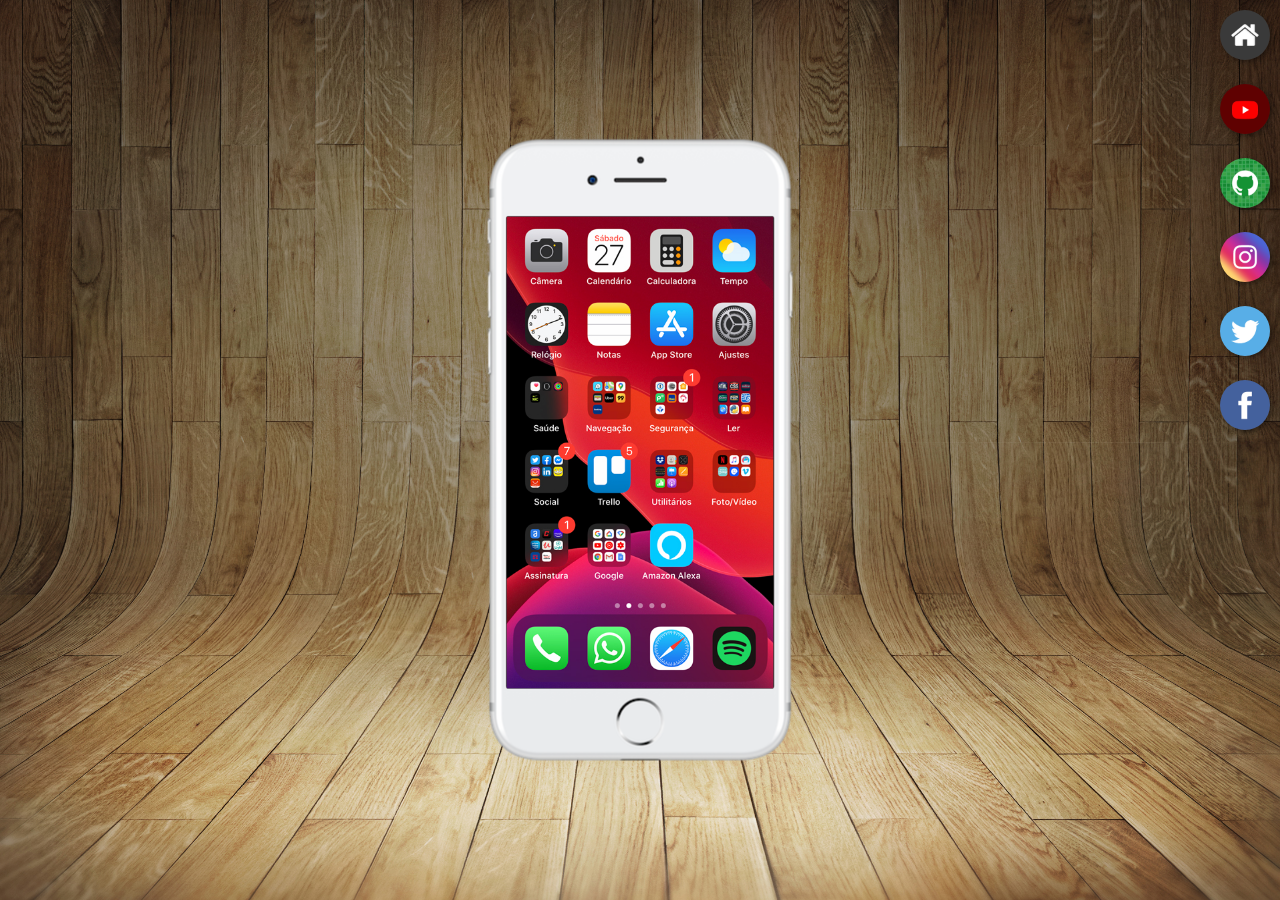
<file: index.html>
<!DOCTYPE html>
<html lang="pt-br">
<head>
    <meta charset="UTF-8">
    <meta http-equiv="X-UA-Compatible" content="IE=edge">
    <meta name="viewport" content="width=device-width, initial-scale=1.0">
    <link rel="shortcut icon" href="favicon.ico" type="image/x-icon">
    <link rel="stylesheet" href="estilos/style.css">
    <title>Projeto Redes Sociais</title>
</head>
<body>
    <main>
        <section id="telefone">
            <iframe name="tela" id="tela" src="home.html" frameborder="0">
                Seu navegador não é compatível com isso.
            </iframe>
        </section>
        <section id="redes-sociais">
            <a href="home.html" target="tela">
                <img src="imagens/logo-home.jpg" alt="Home">
            </a><br>
            <a href="youtube.html" target="tela">
                <img src="imagens/logo-youtube.jpg" alt="YouTube">
            </a><br>
            <a href="github.html" target="tela">
                <img src="imagens/logo-github.jpg" alt="GitHub">
            </a><br>
            <a href="instagram.html" target="tela">
                <img src="imagens/logo-instagram.jpg" alt="Instagram">
            </a><br>
            <a href="twitter.html" target="tela">
                <img src="imagens/logo-twitter.jpg" alt="Twitter">
            </a><br>
            <a href="facebook.html" target="tela">
                <img src="imagens/logo-facebook.jpg" alt="Facebook">
            </a><br>
        </section>
    </main>
</body>
</html>
</file>
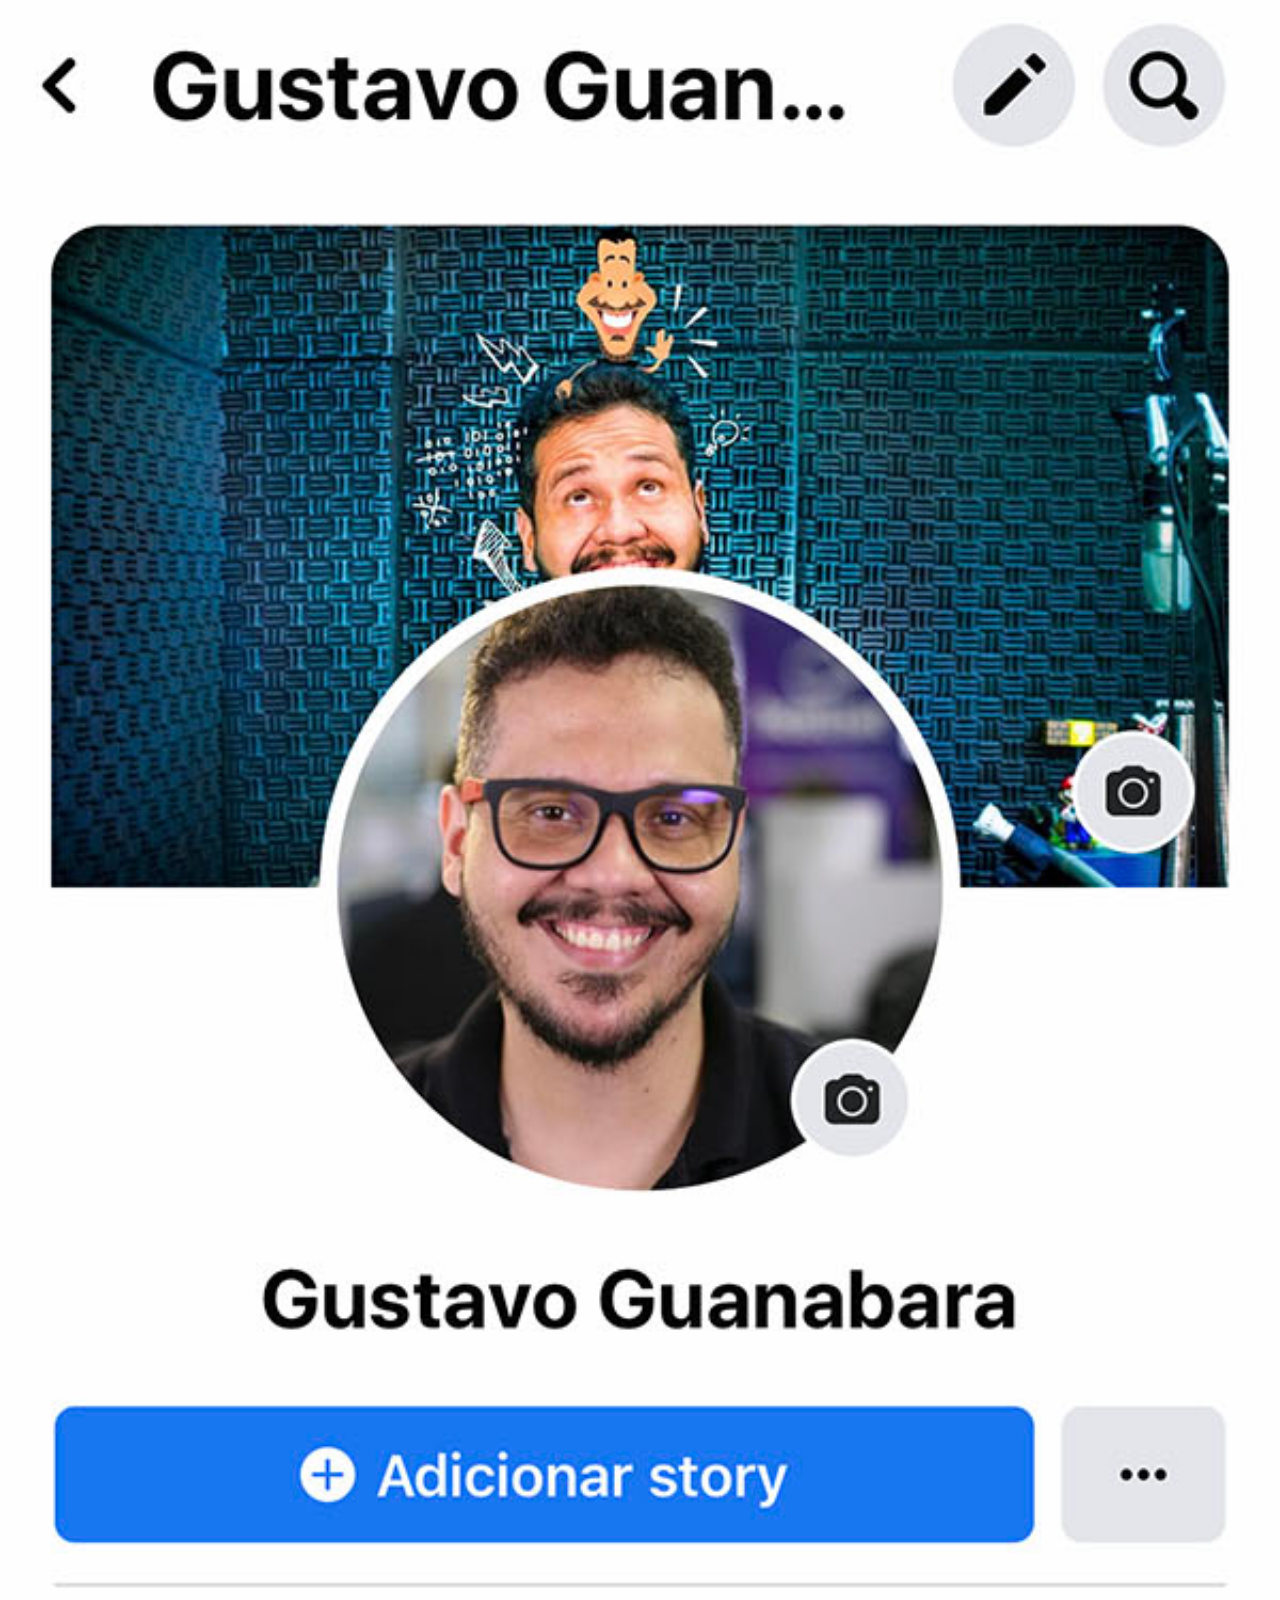
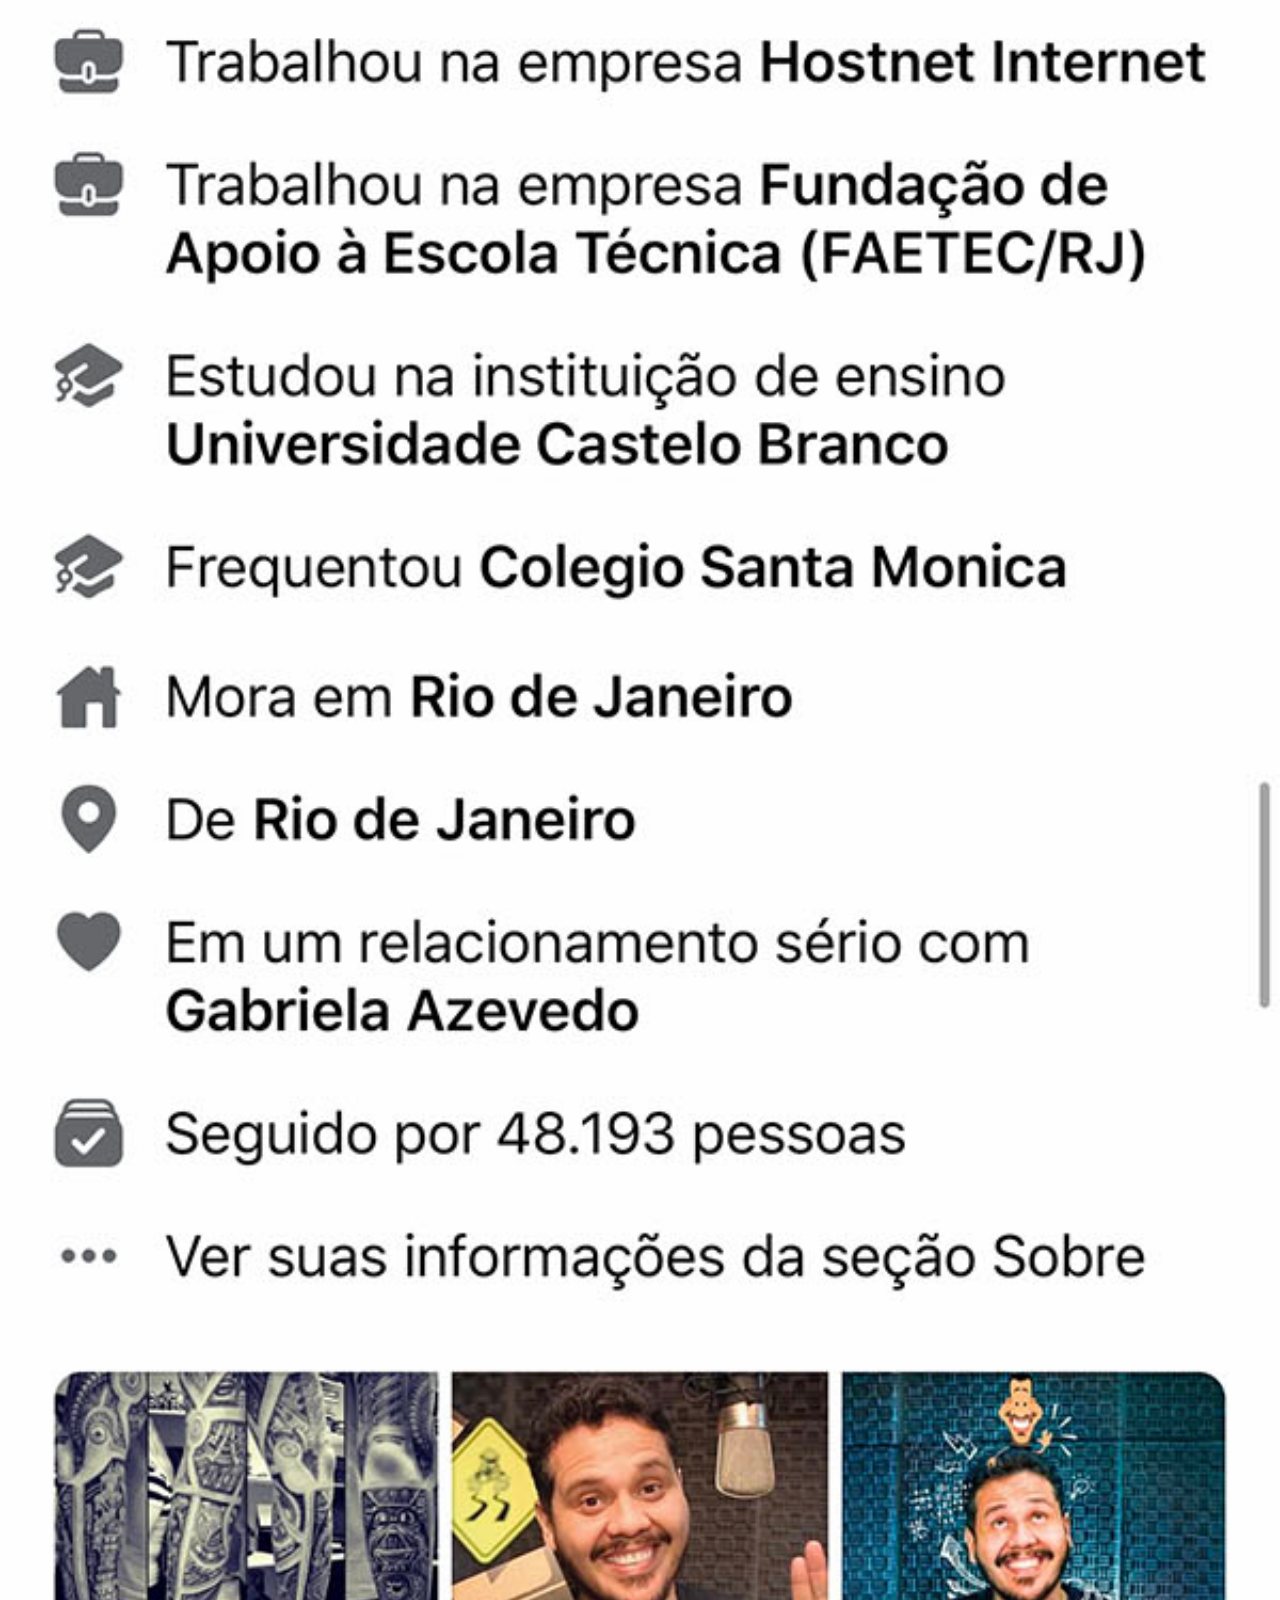
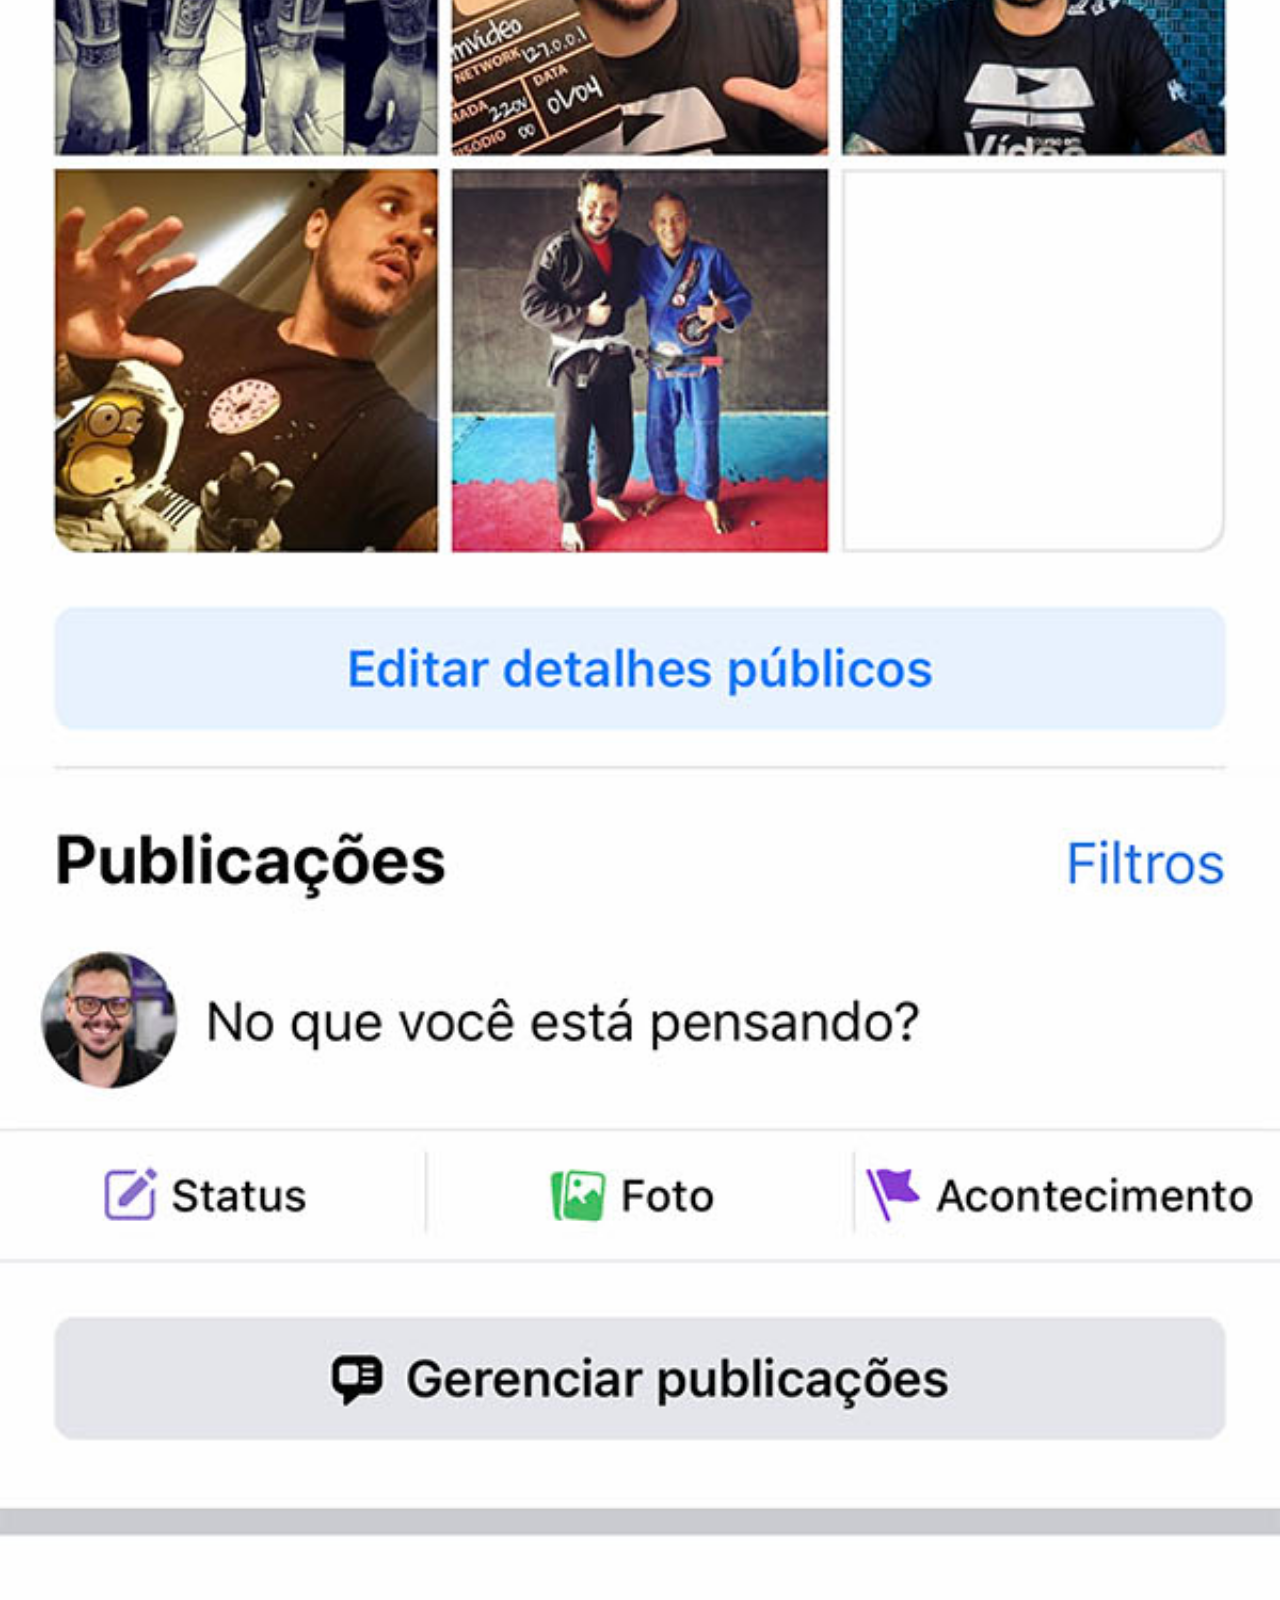
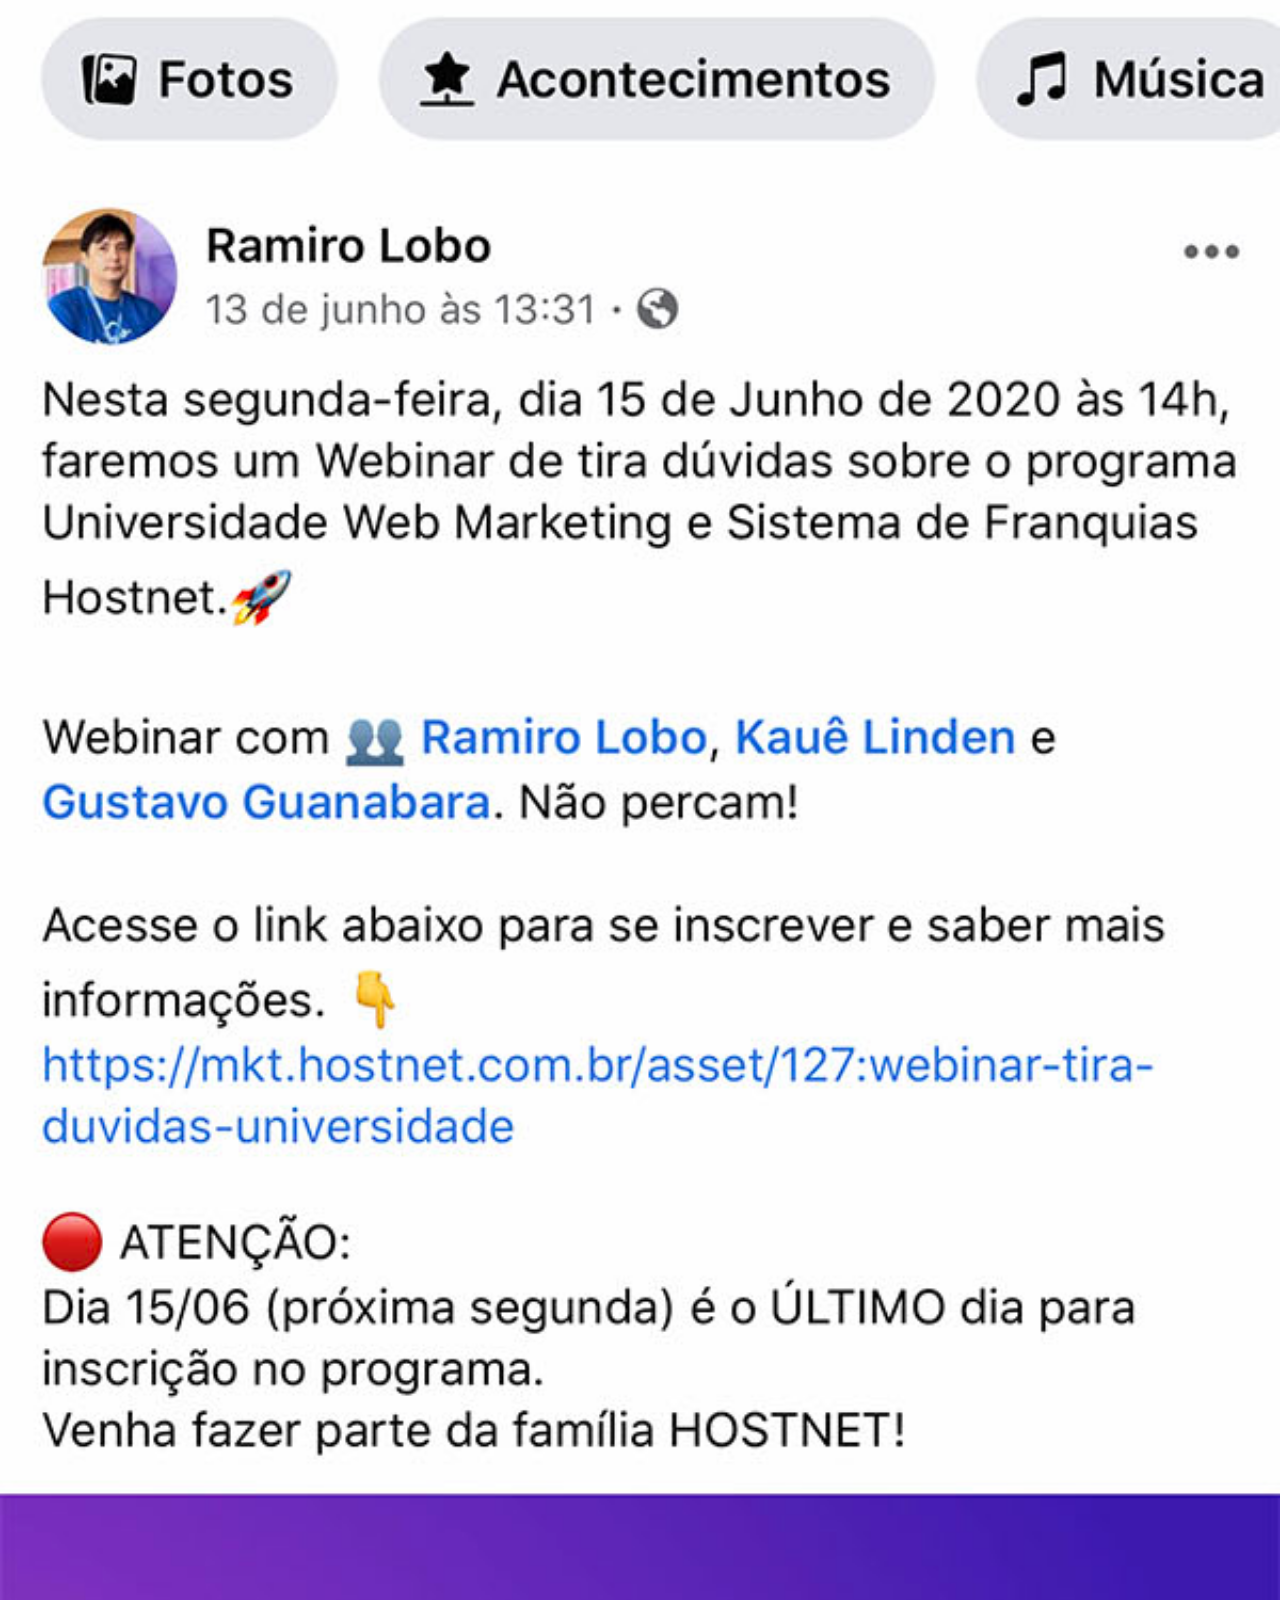
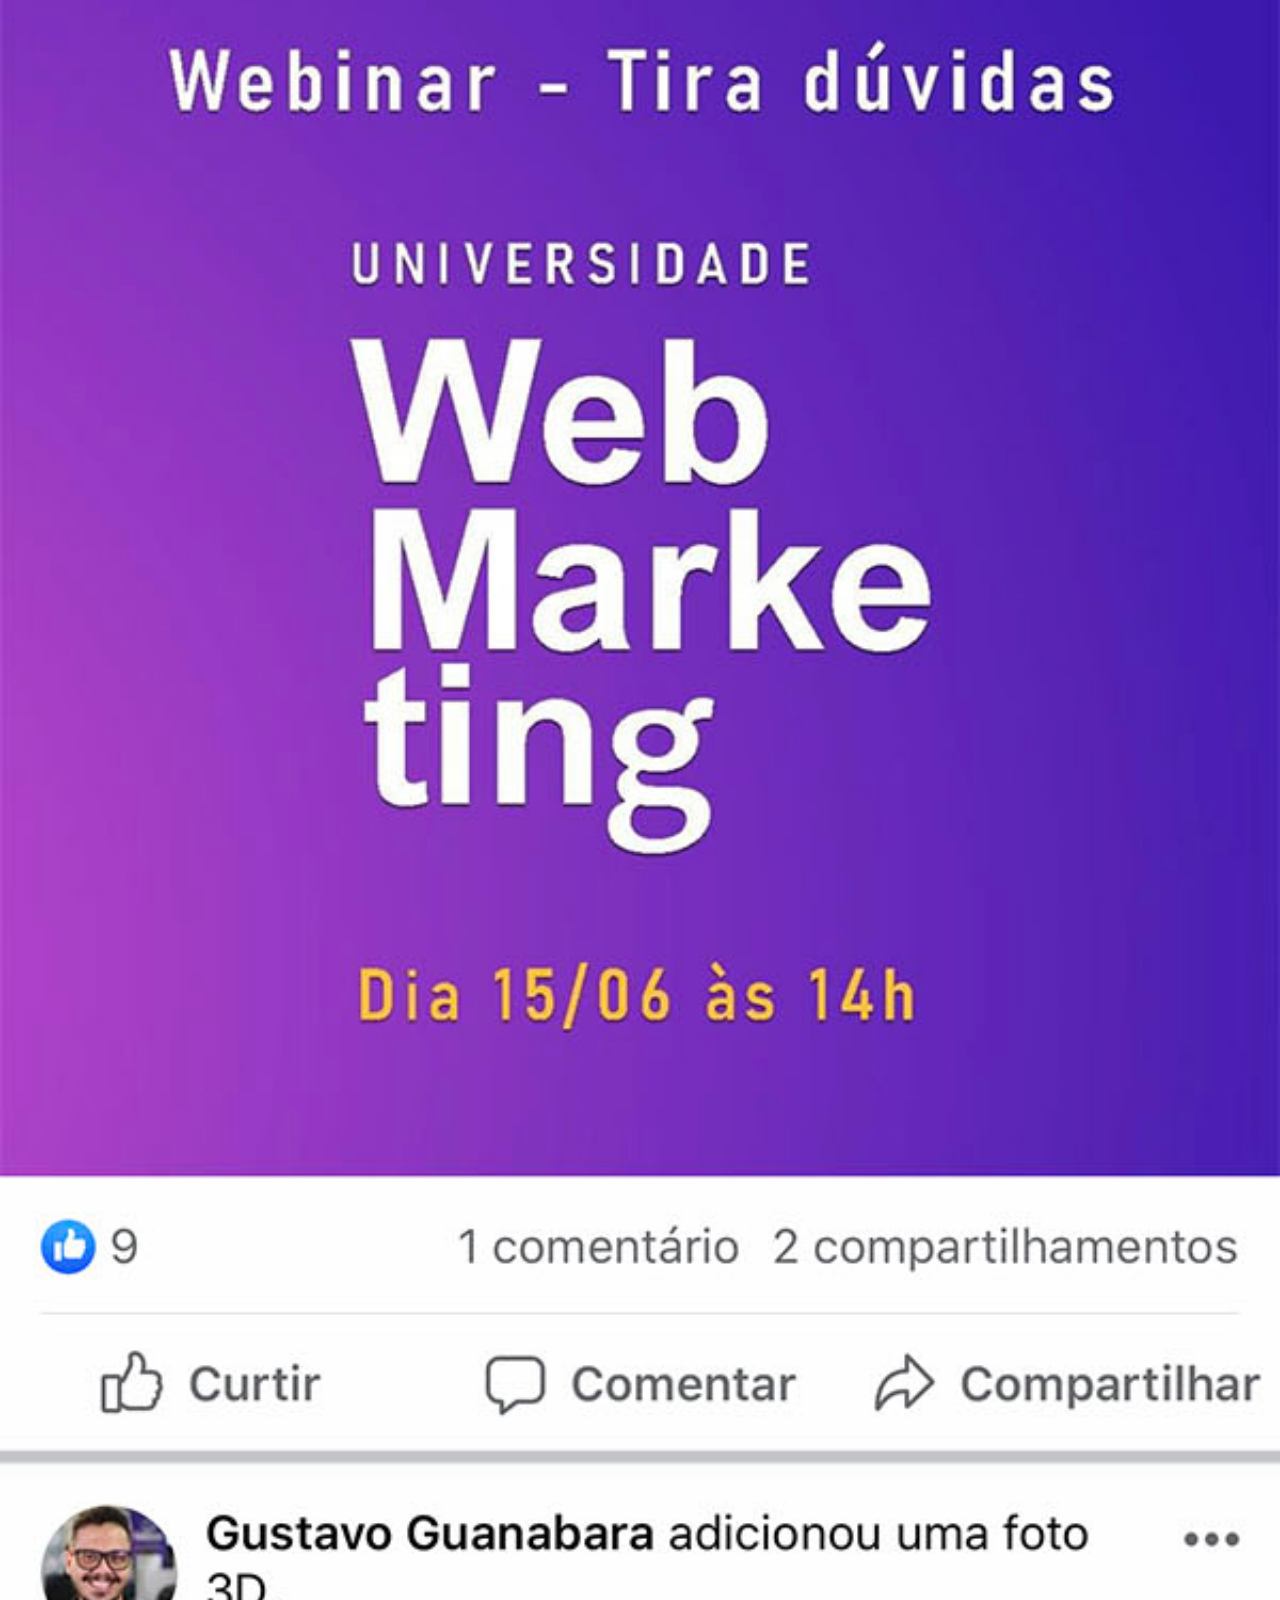
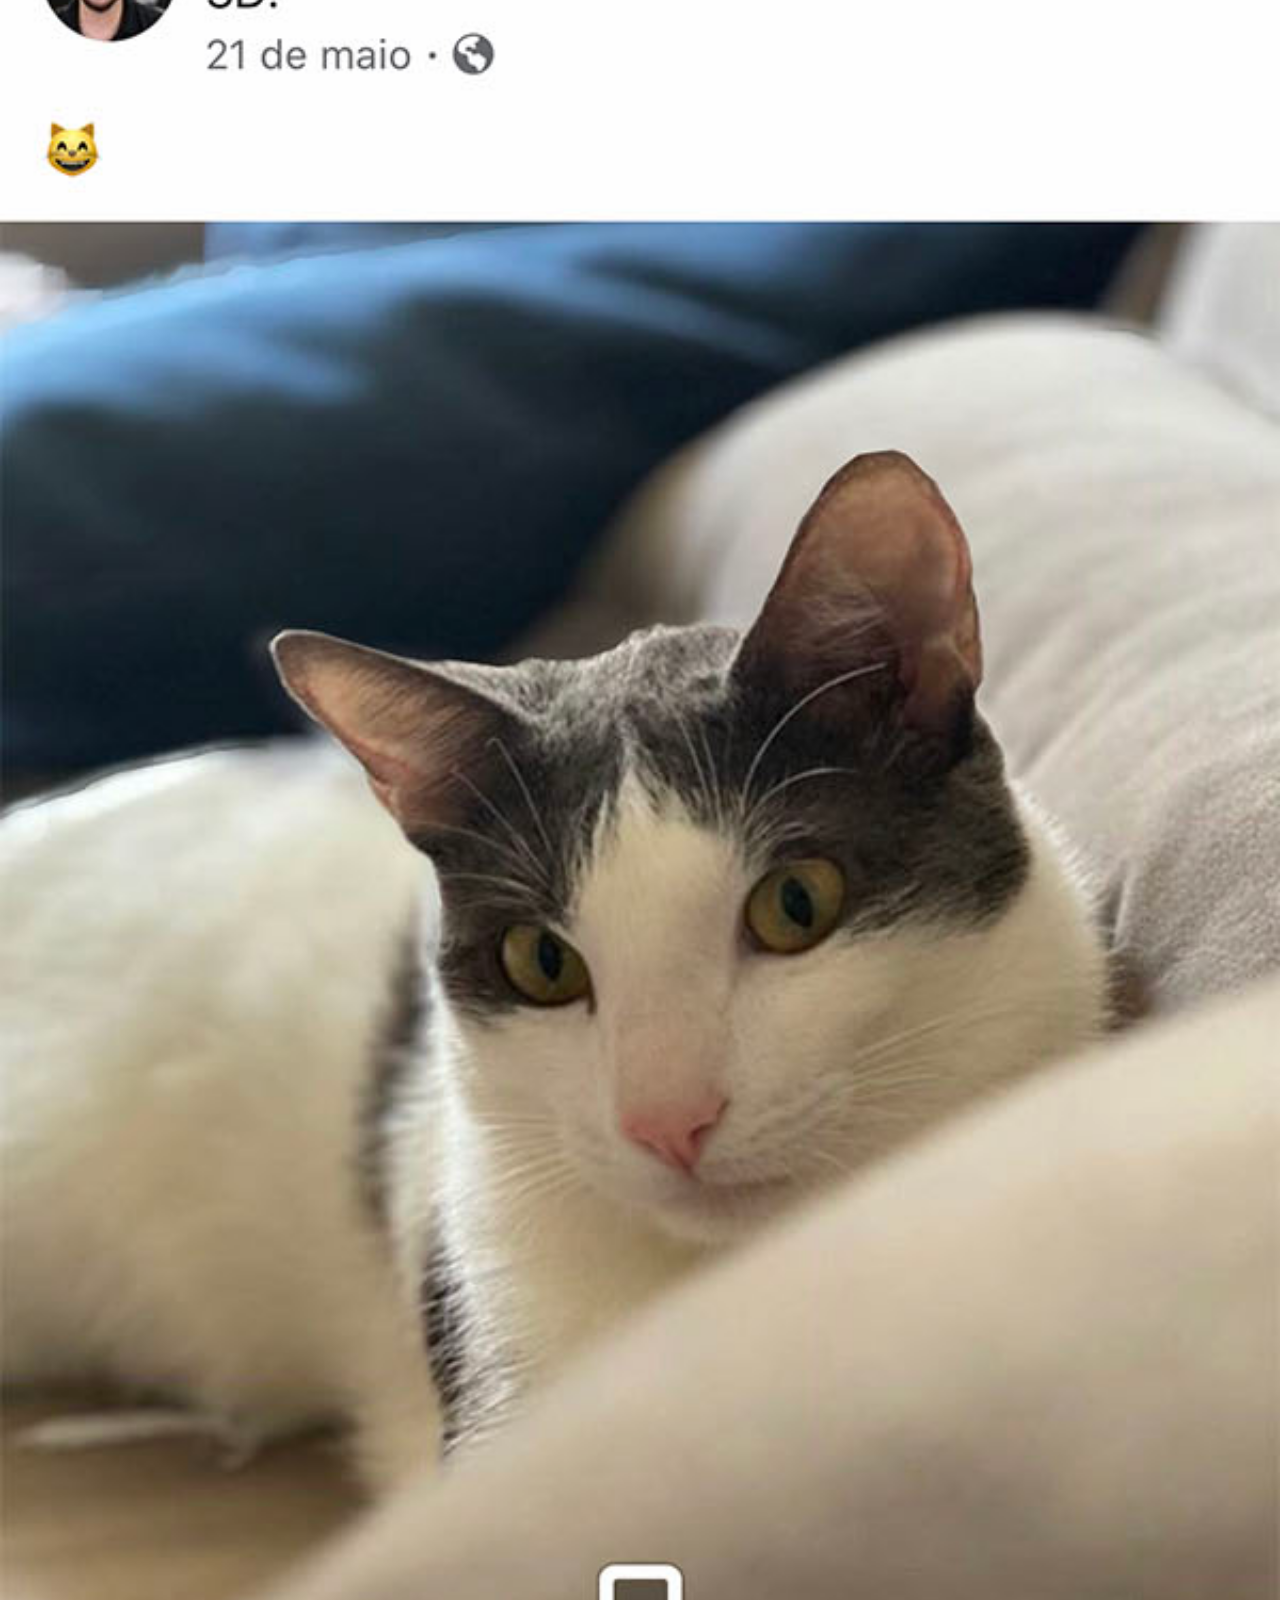
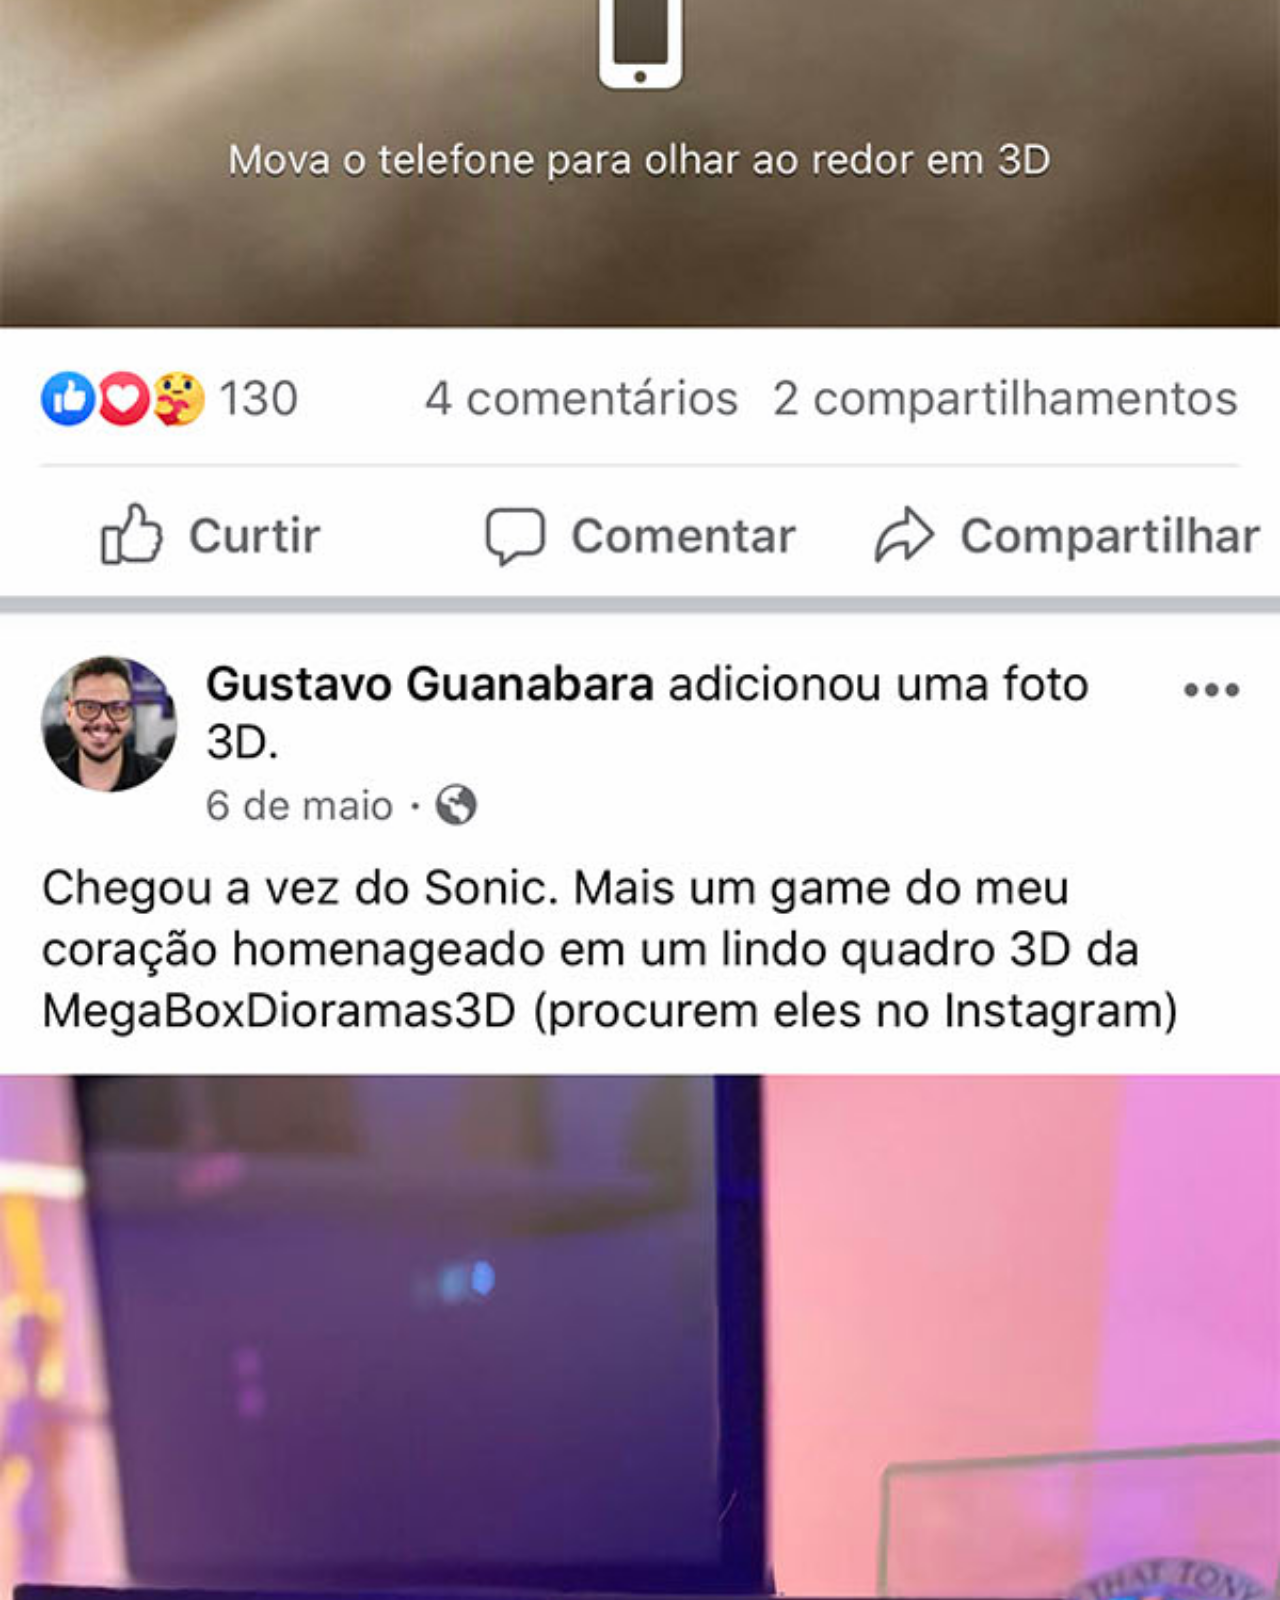
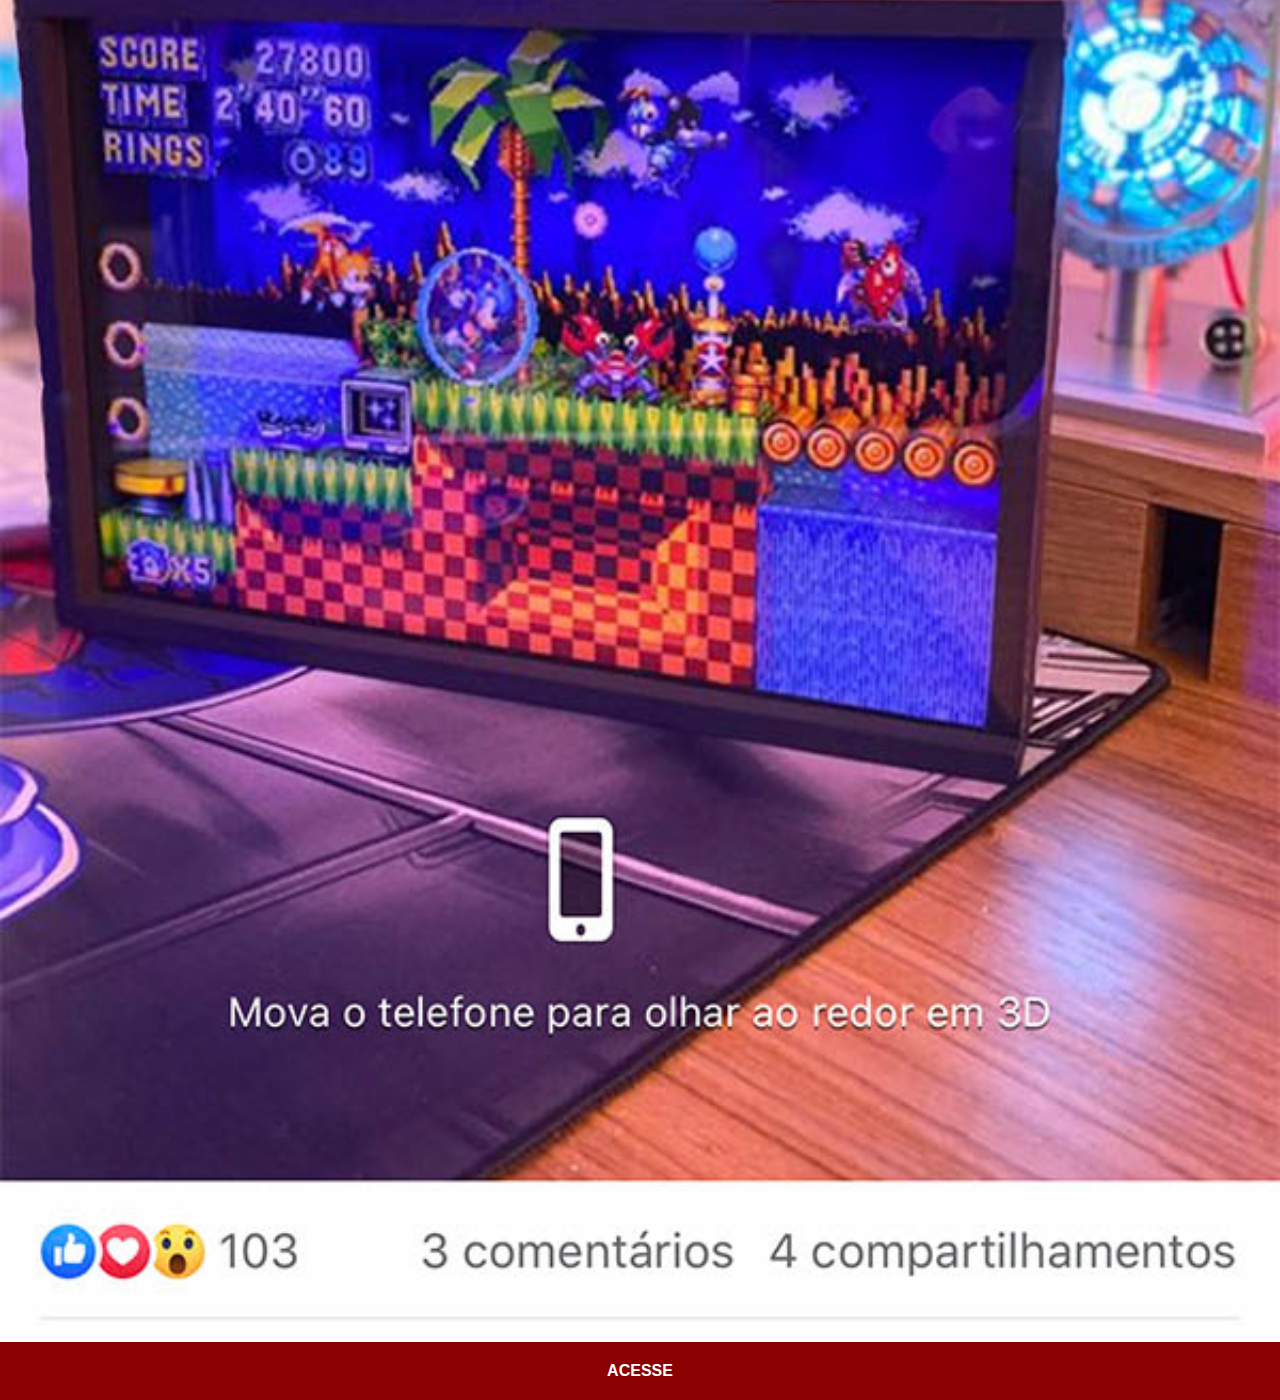
<file: facebook.html>
<!DOCTYPE html>
<html lang="pt-br">
<head>
    <meta charset="UTF-8">
    <meta http-equiv="X-UA-Compatible" content="IE=edge">
    <meta name="viewport" content="width=device-width, initial-scale=1.0">
    <link rel="stylesheet" href="estilos/social.css">
    <title>Facebook</title>
</head>
<body>
    <img src="imagens/tela-facebook.jpg" alt="Facebook">
    <a href="https://www.facebook.com/gustavoguanabara/" target="_blank">ACESSE</a>
</body>
</html>
</file>
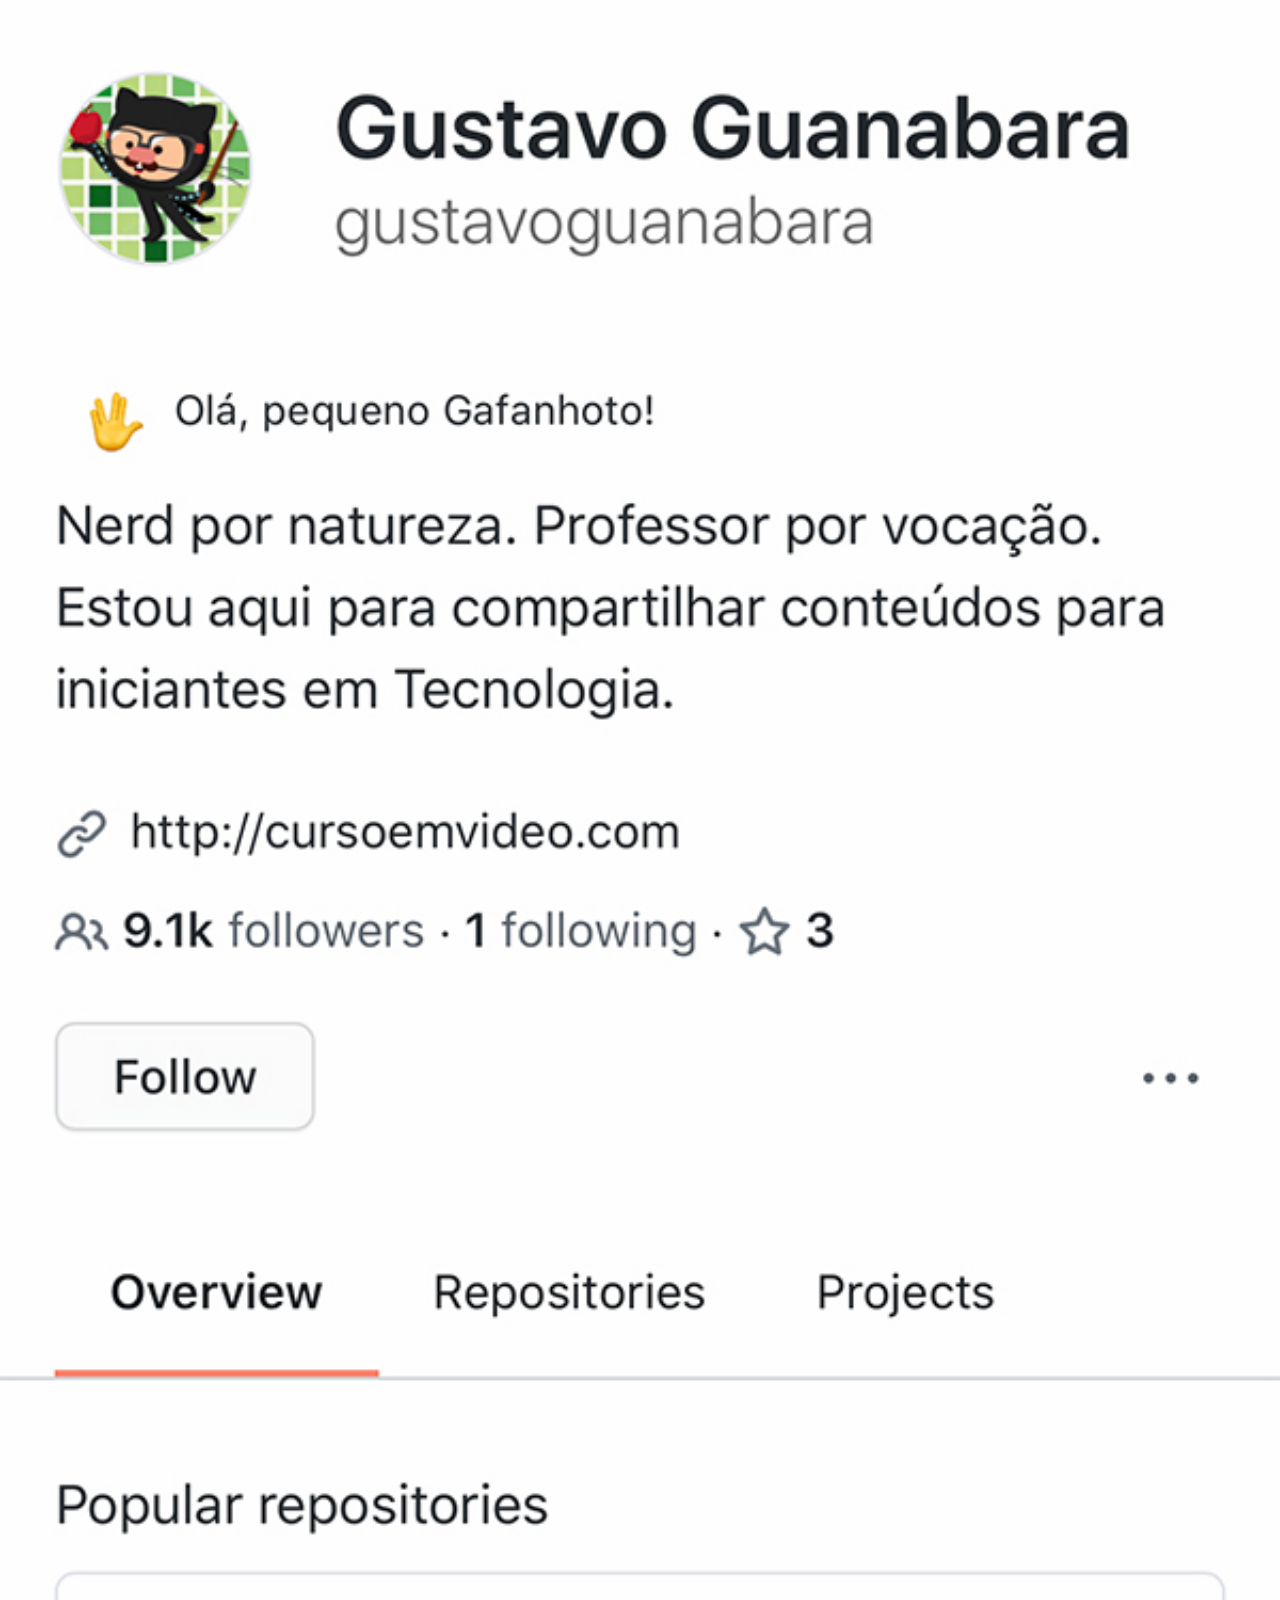
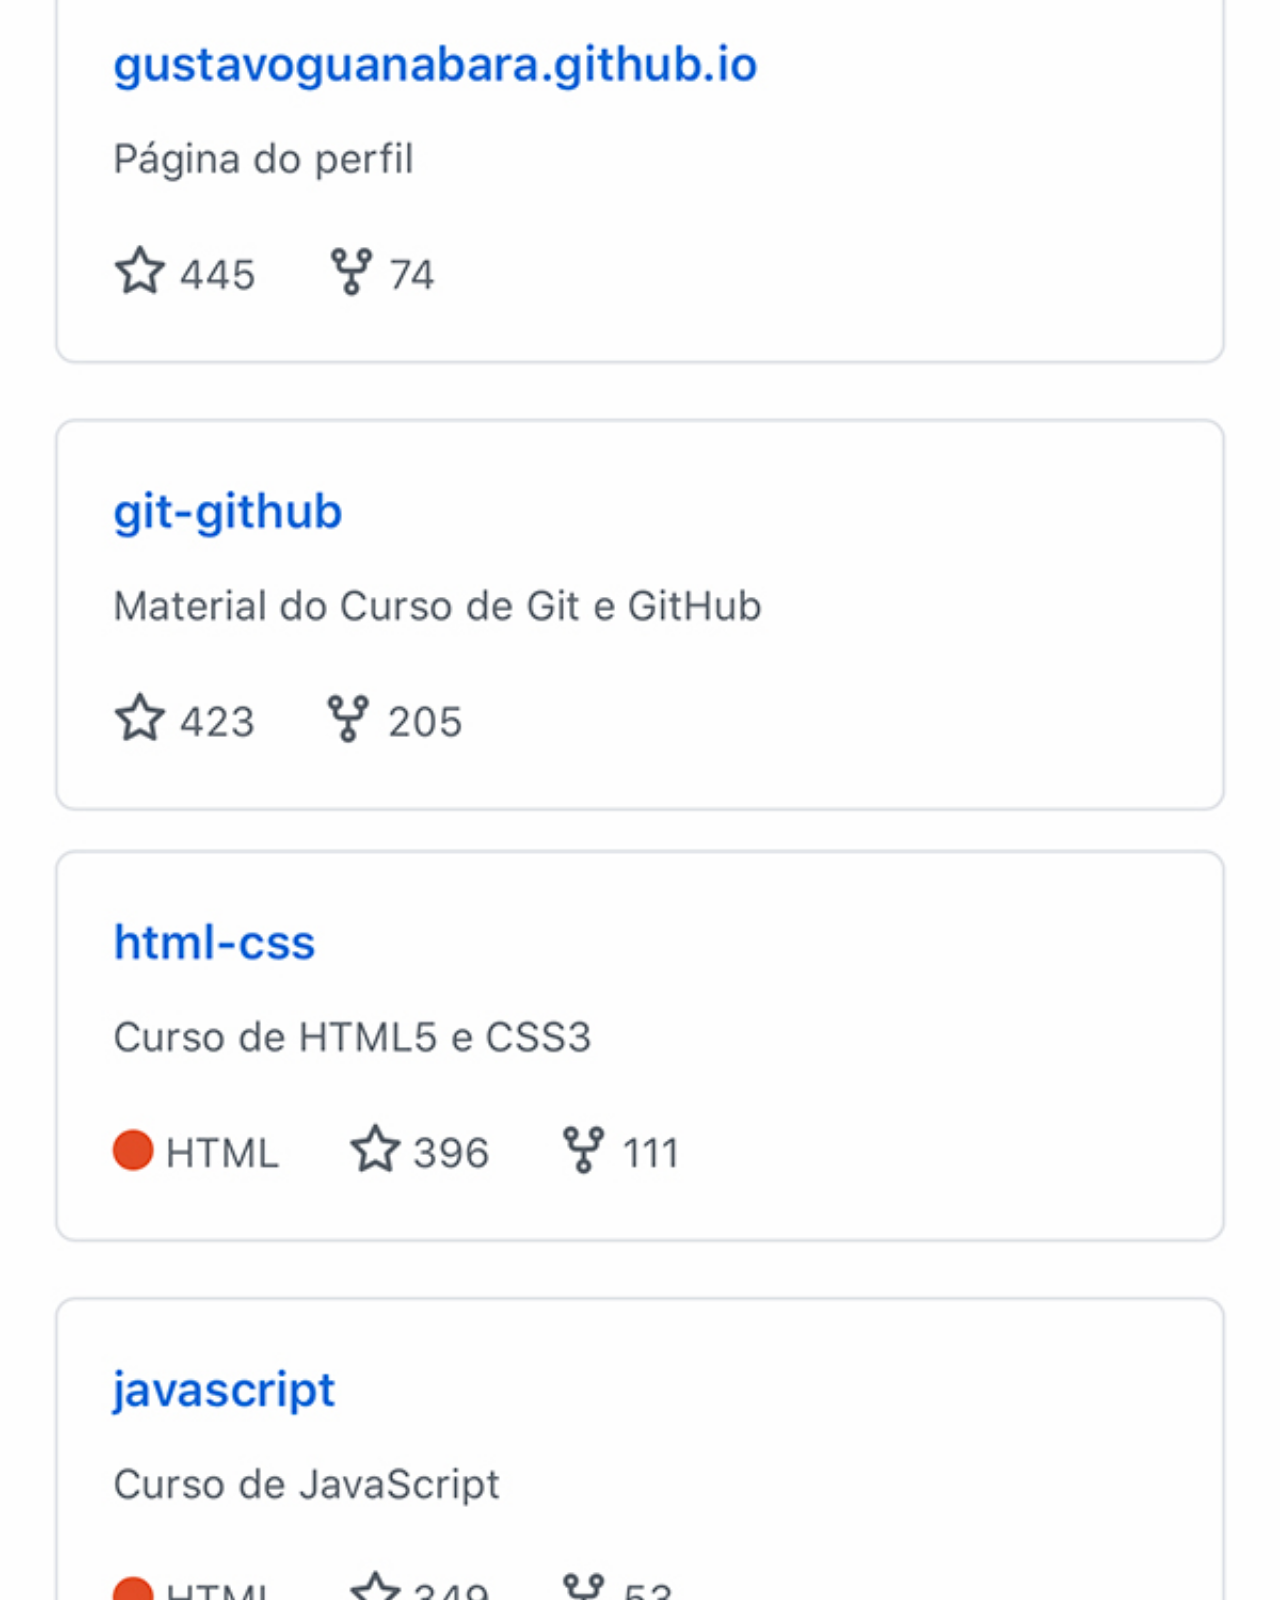
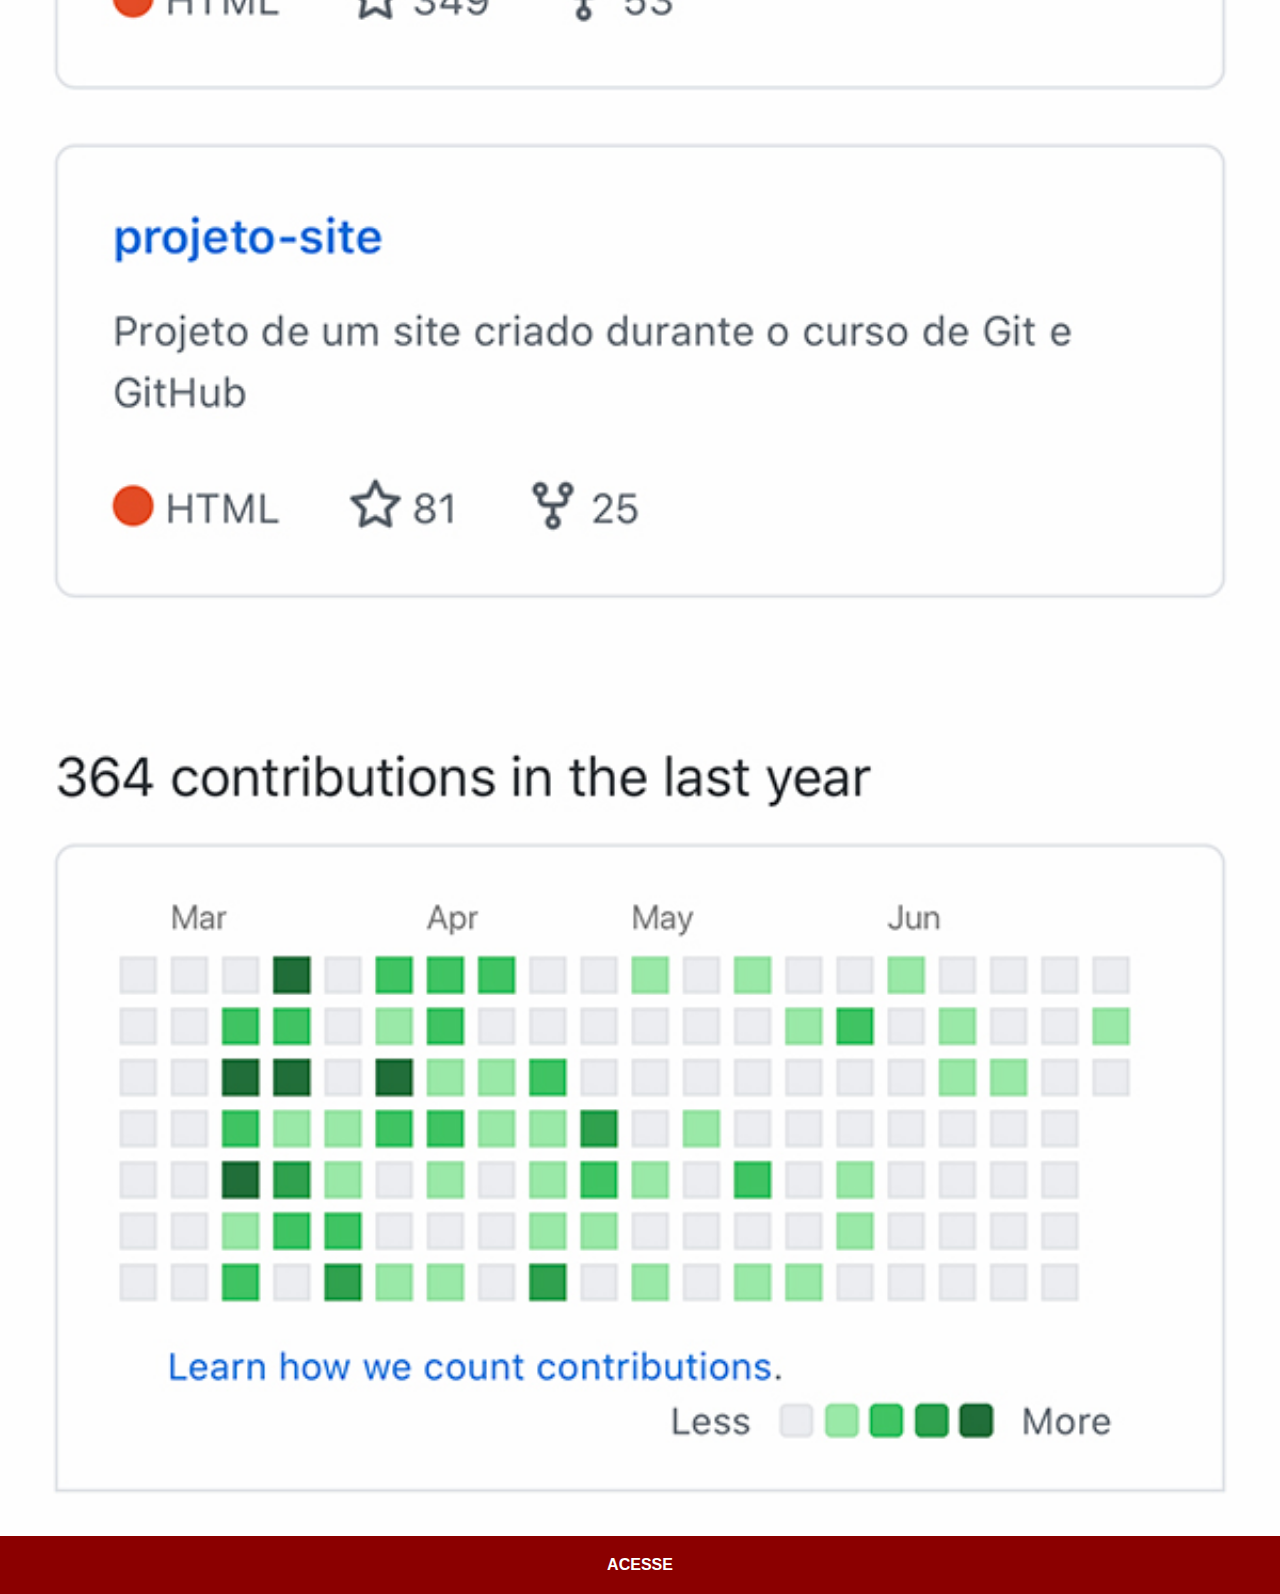
<file: github.html>
<!DOCTYPE html>
<html lang="pt-br">
<head>
    <meta charset="UTF-8">
    <meta http-equiv="X-UA-Compatible" content="IE=edge">
    <meta name="viewport" content="width=device-width, initial-scale=1.0">
    <link rel="stylesheet" href="estilos/social.css">
    <title>GitHub</title>
</head>
<body>
    <img src="imagens/tela-github.jpg" alt="GitHub">
    <a href="https://github.com/gustavoguanabara/" target="_blank">ACESSE</a>
</body>
</html>
</file>
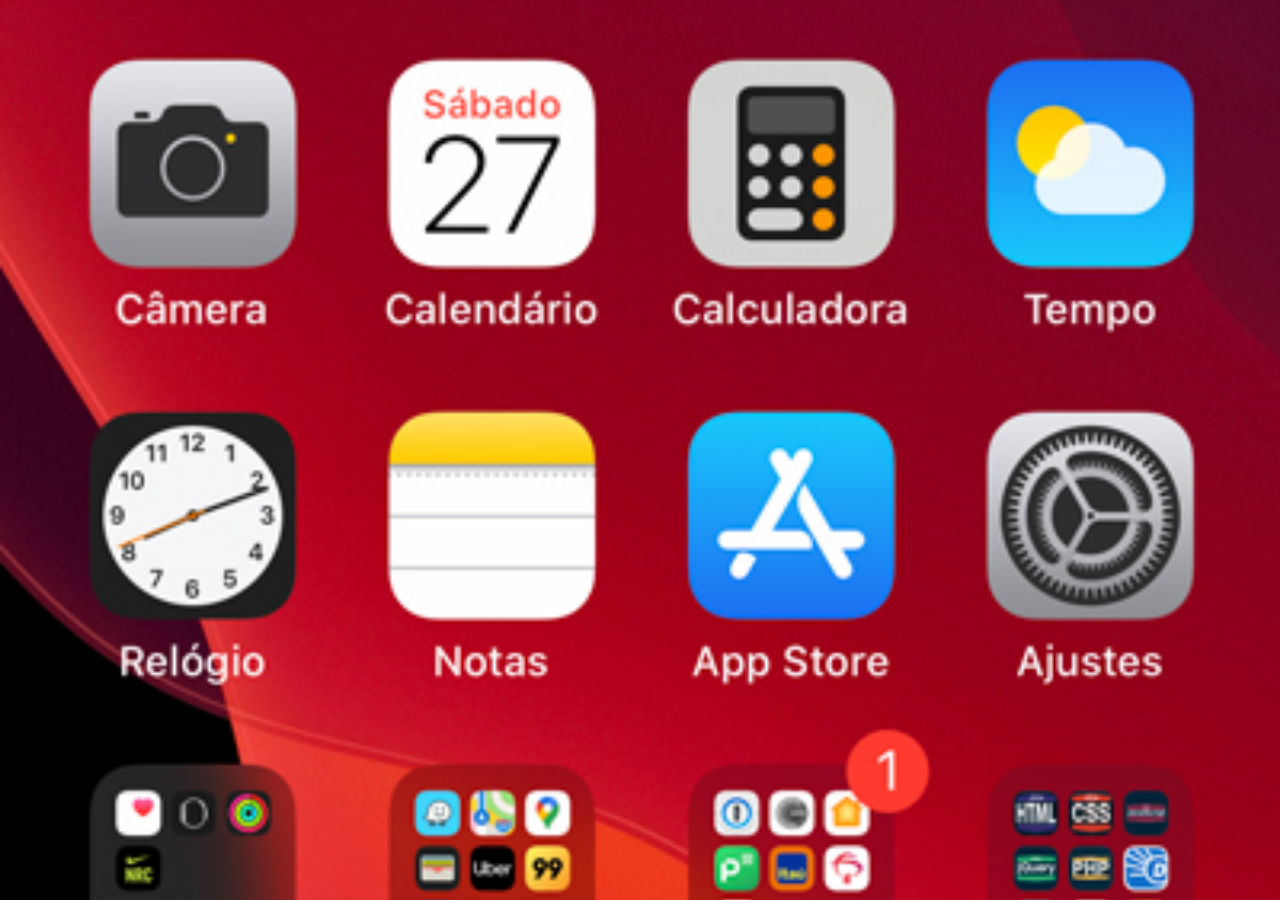
<file: home.html>
<!DOCTYPE html>
<html lang="pt-br">
<head>
    <meta charset="UTF-8">
    <meta http-equiv="X-UA-Compatible" content="IE=edge">
    <meta name="viewport" content="width=device-width, initial-scale=1.0">
    <title>Home</title>
</head>
<style>
    * {
        margin: 0px;
        padding: 0px;
    }

    body {
        width: 100vw;
        height: 100vh;
        background: black url(imagens/tela-home.jpg) no-repeat top center;
        background-size: cover;
    }
</style>
<body>
    
</body>
</html>
</file>
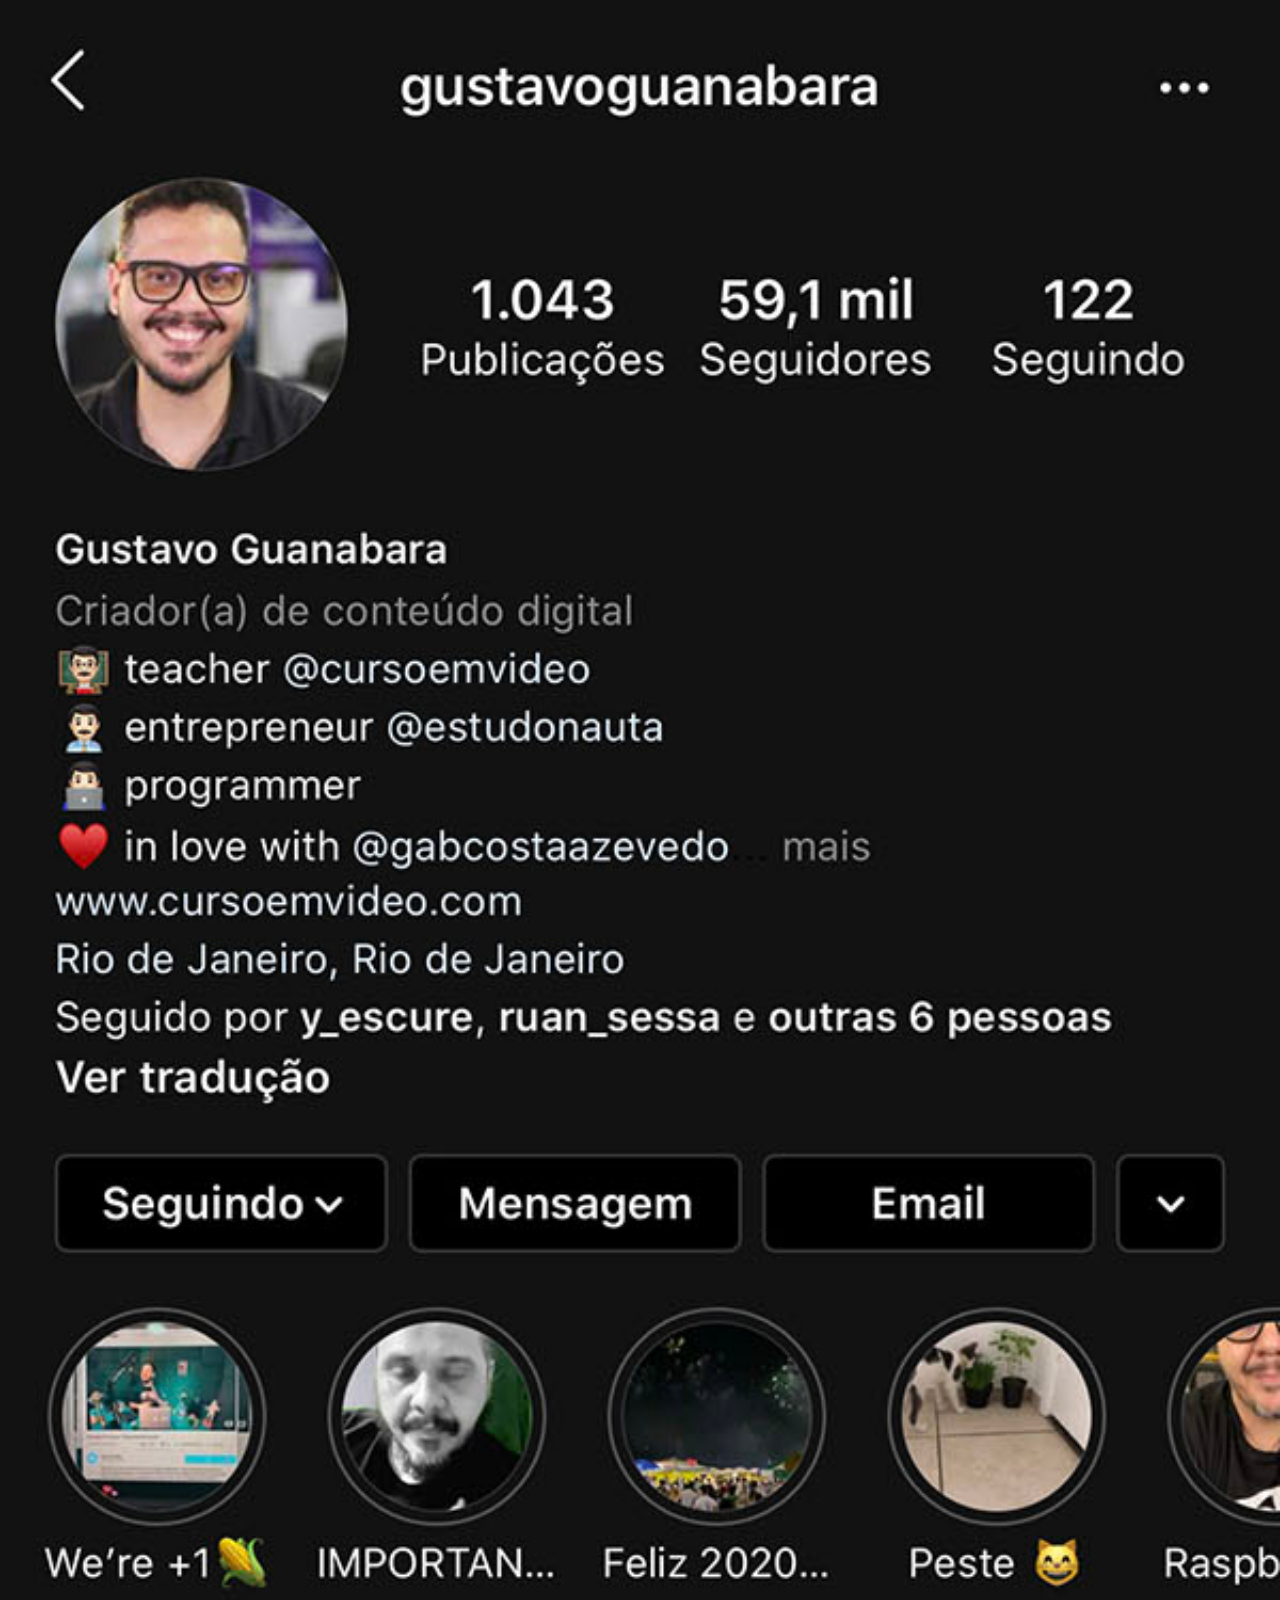
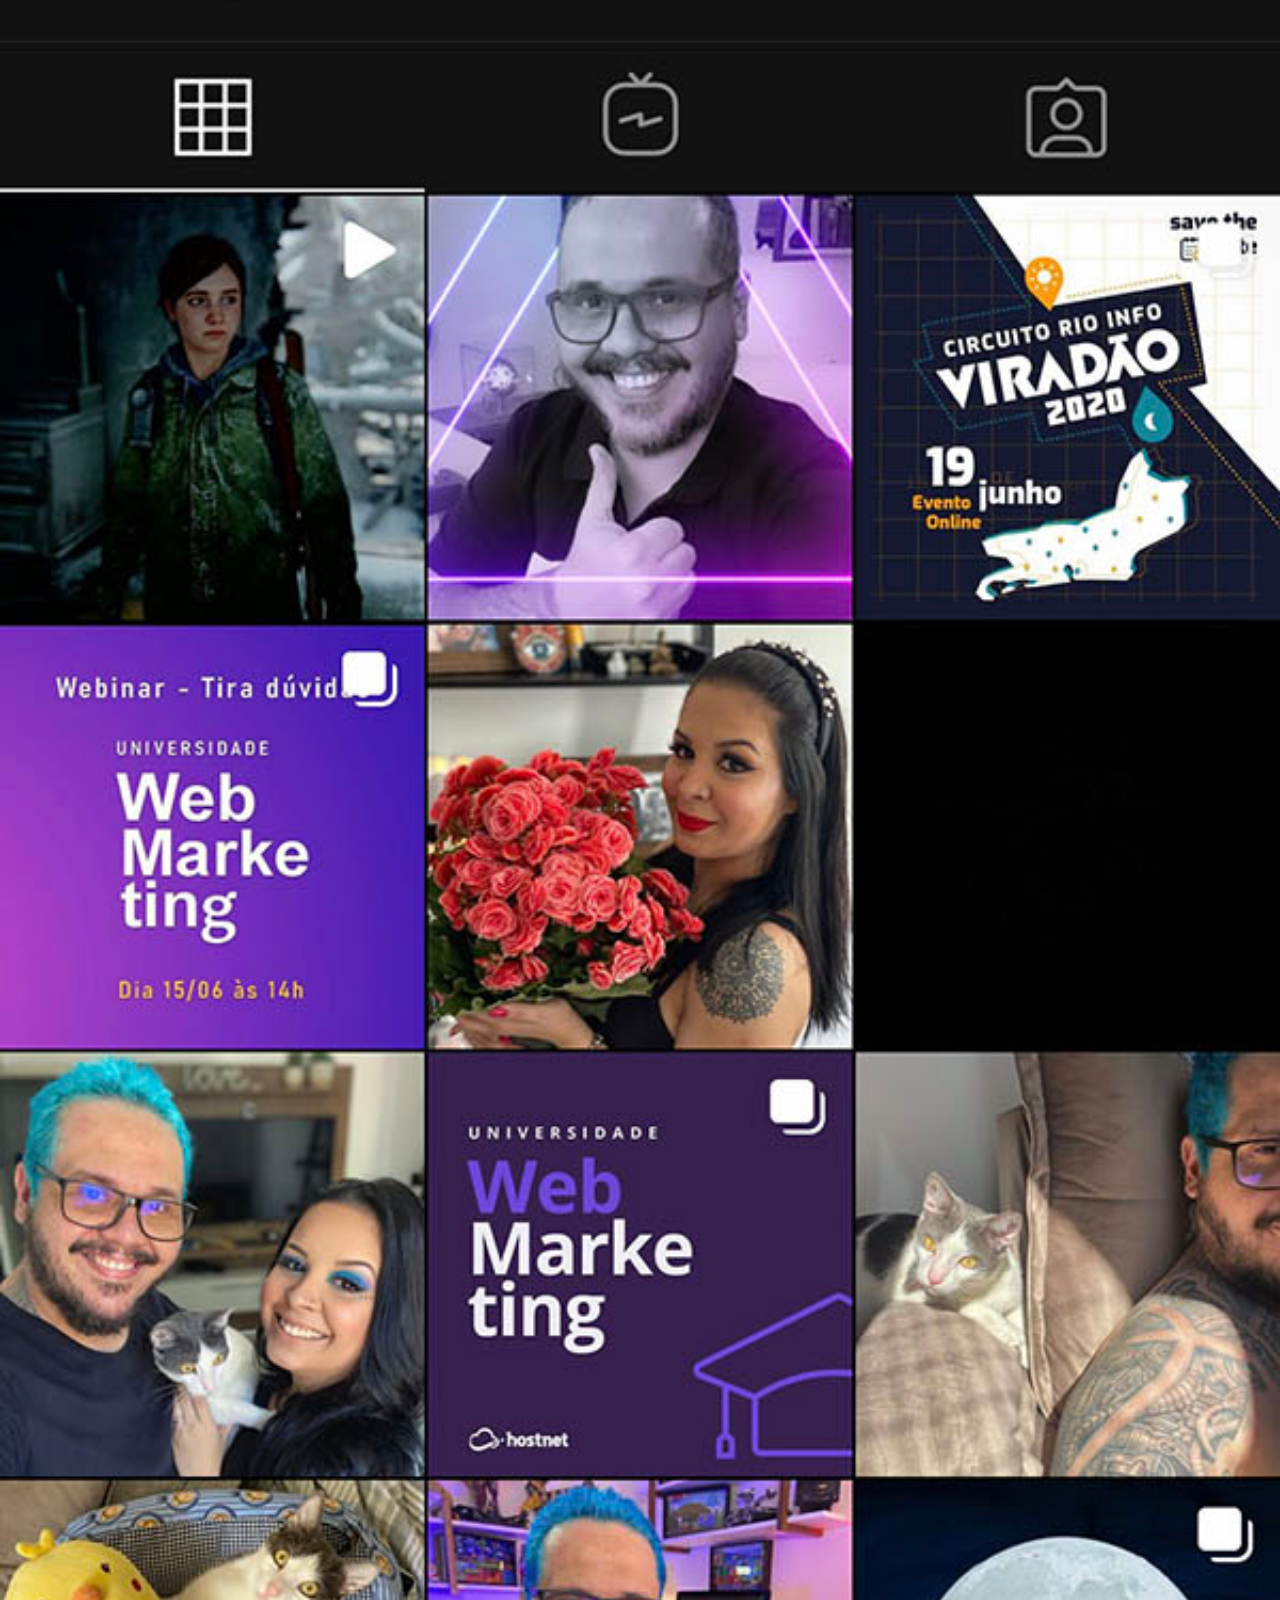
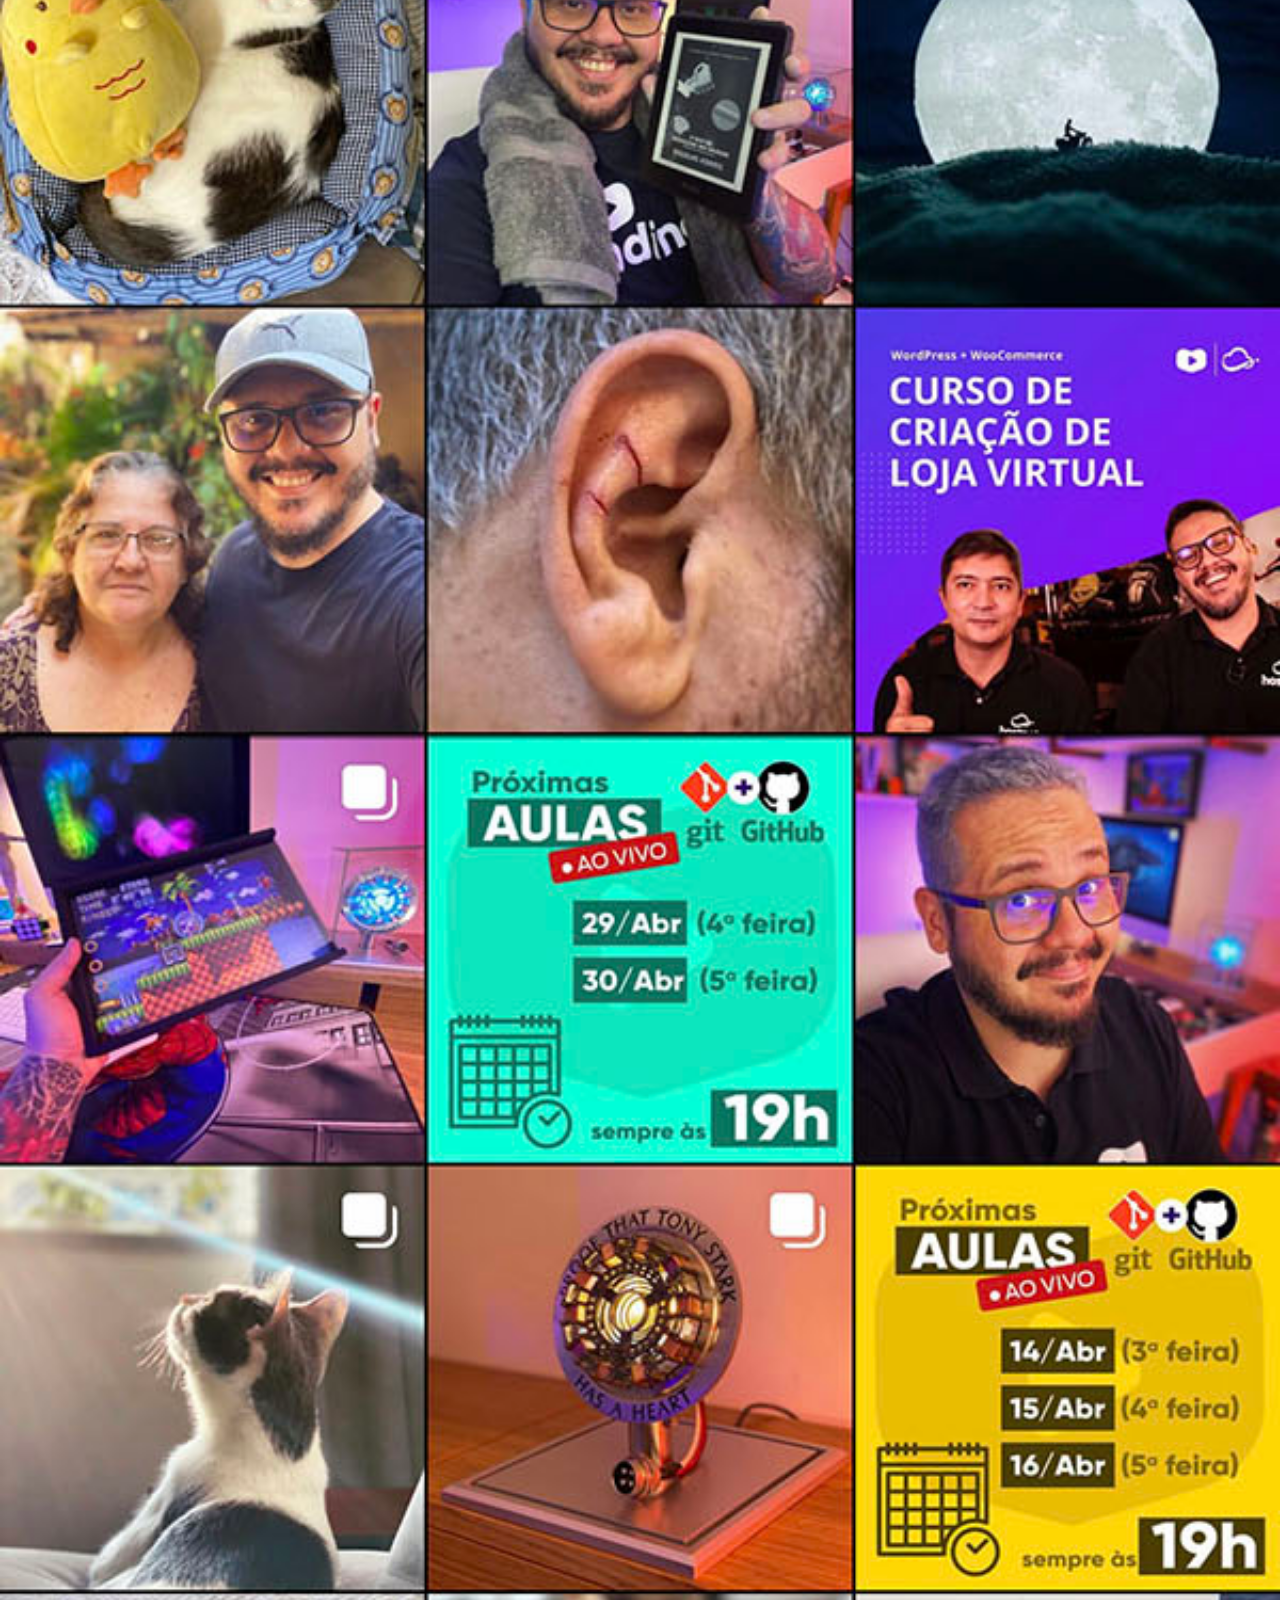
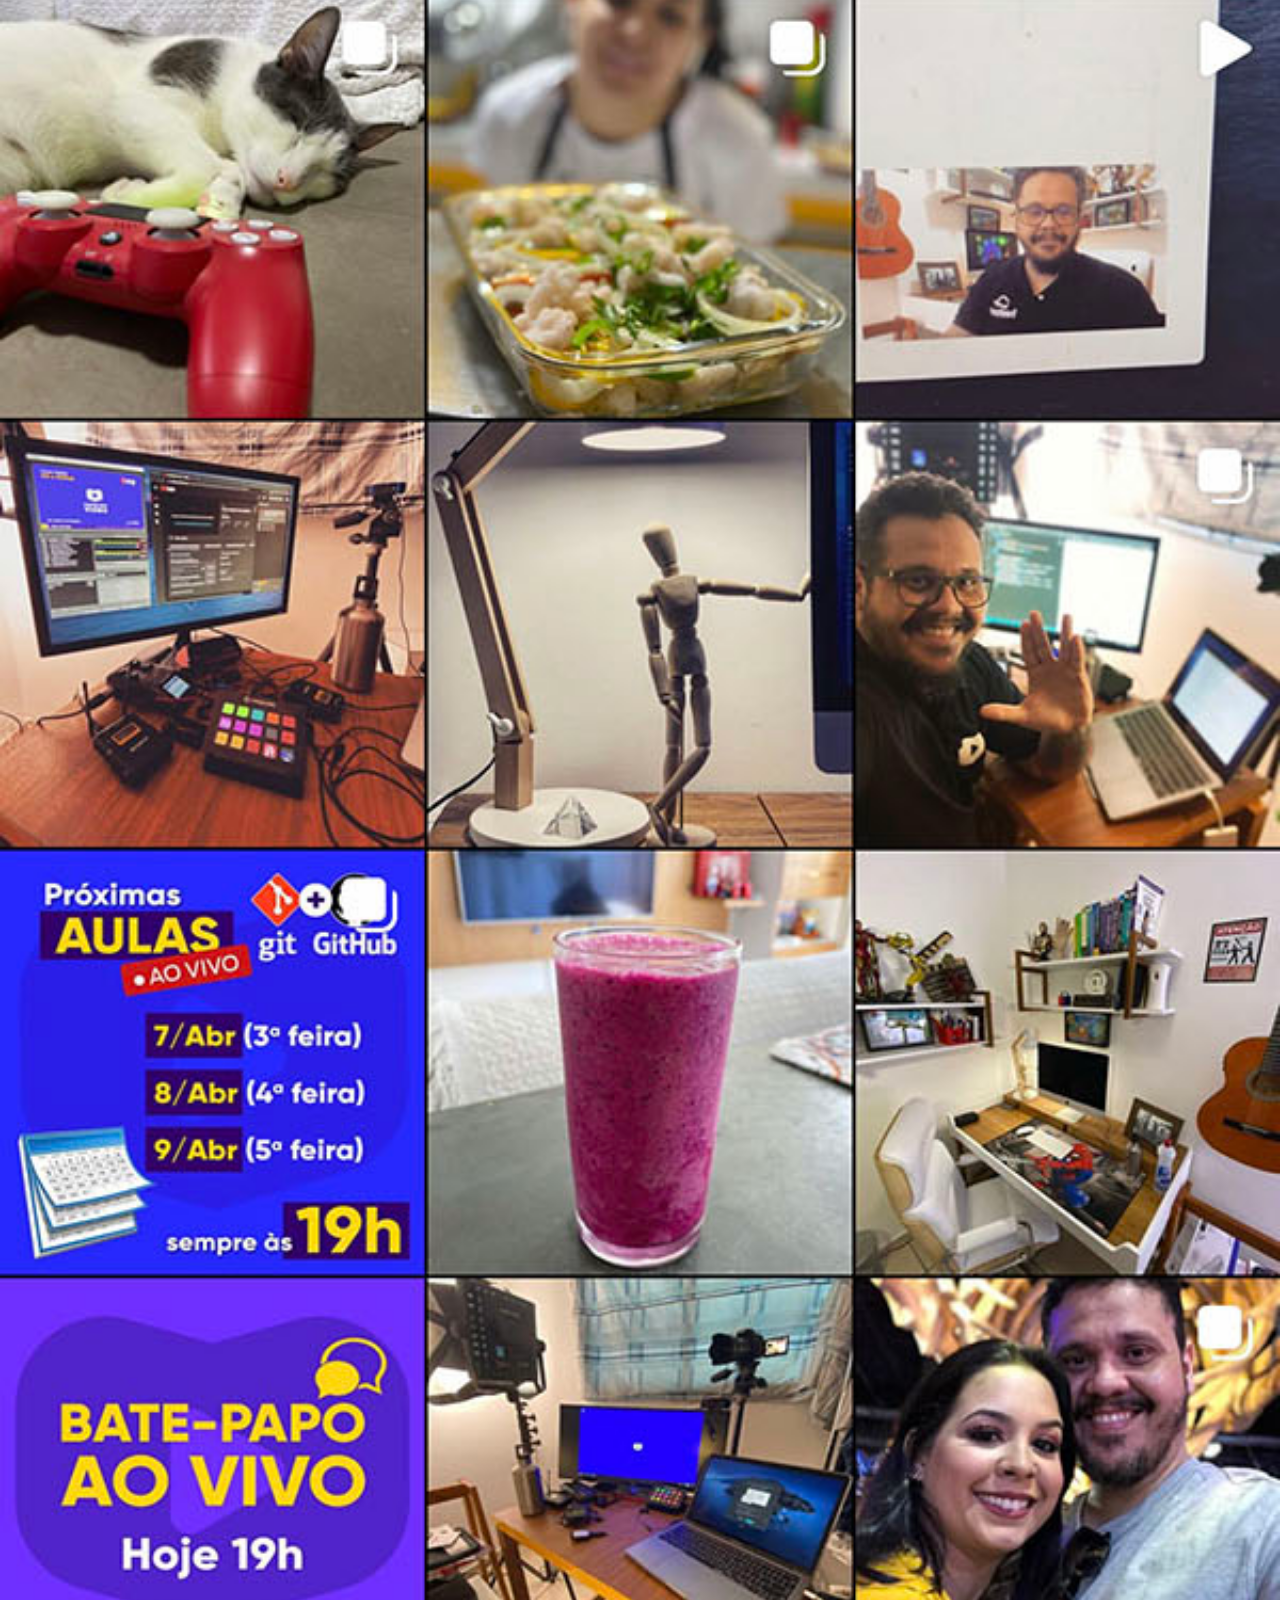
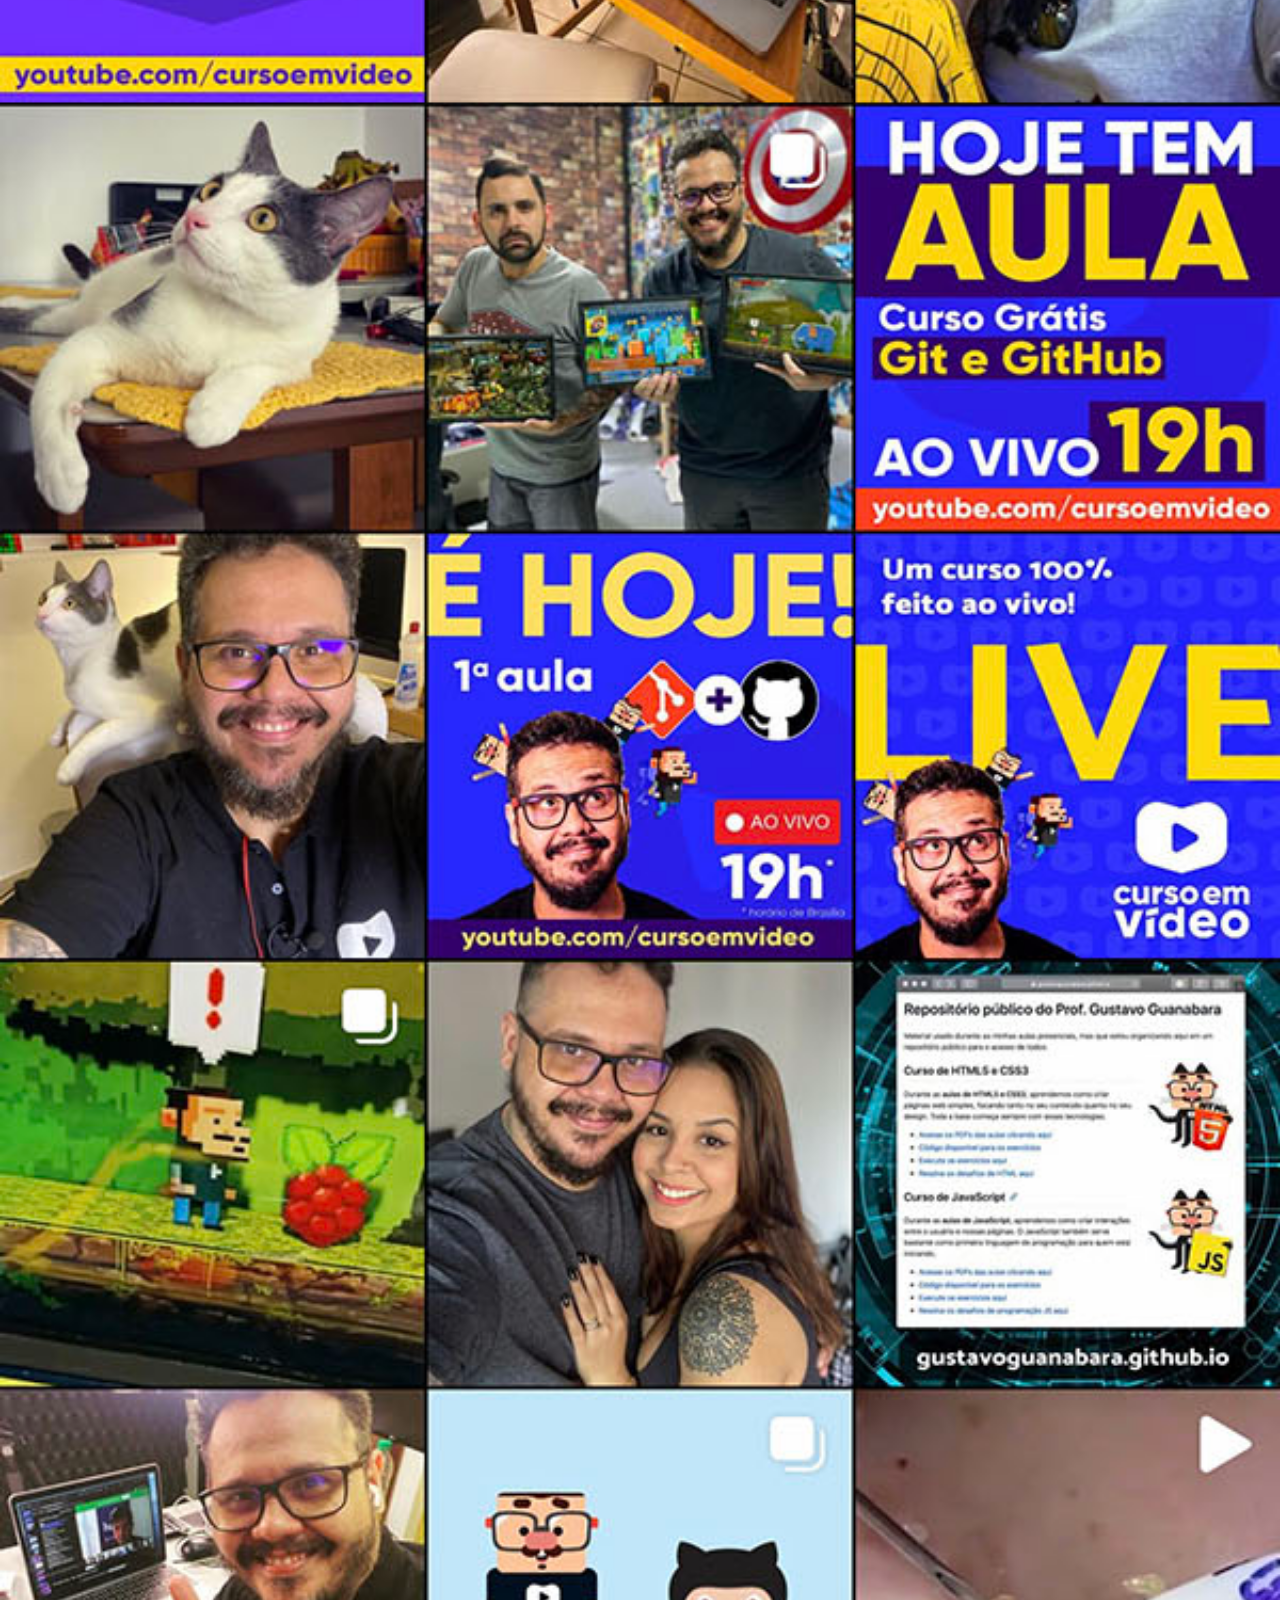
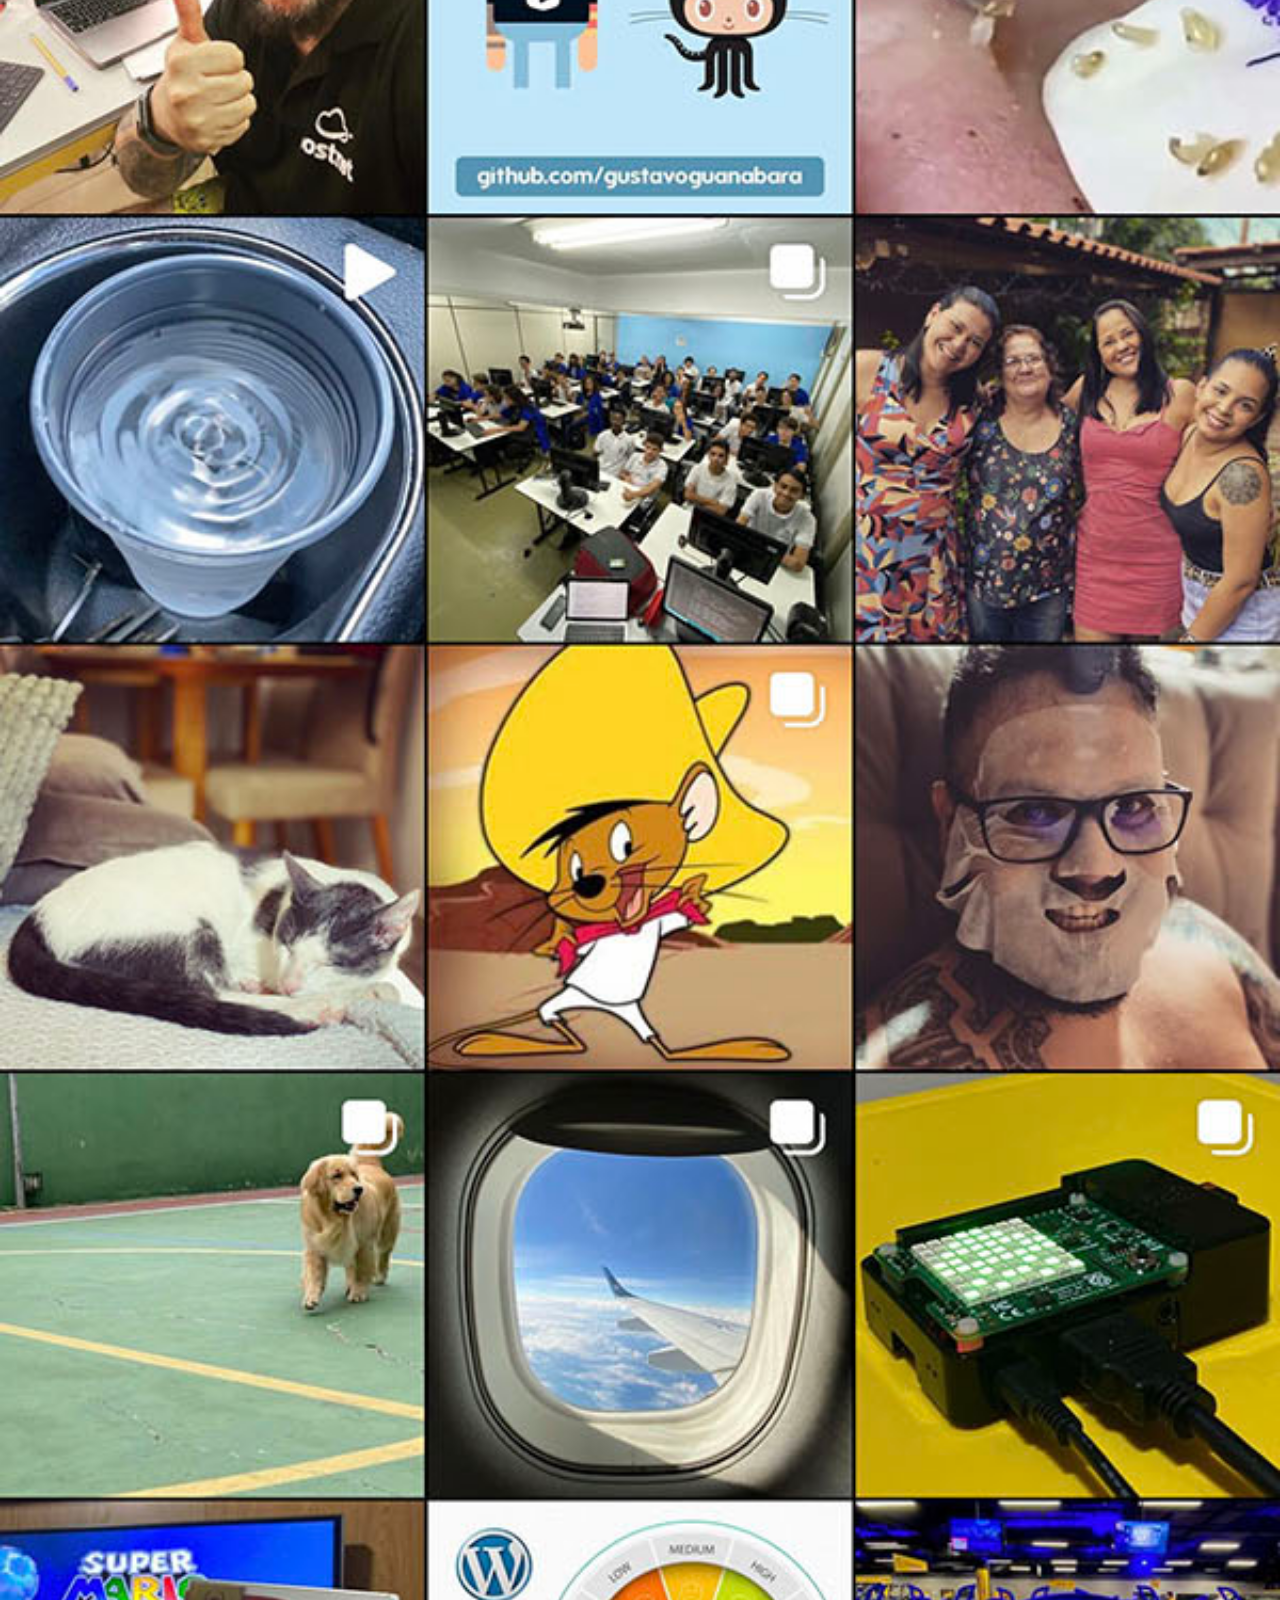
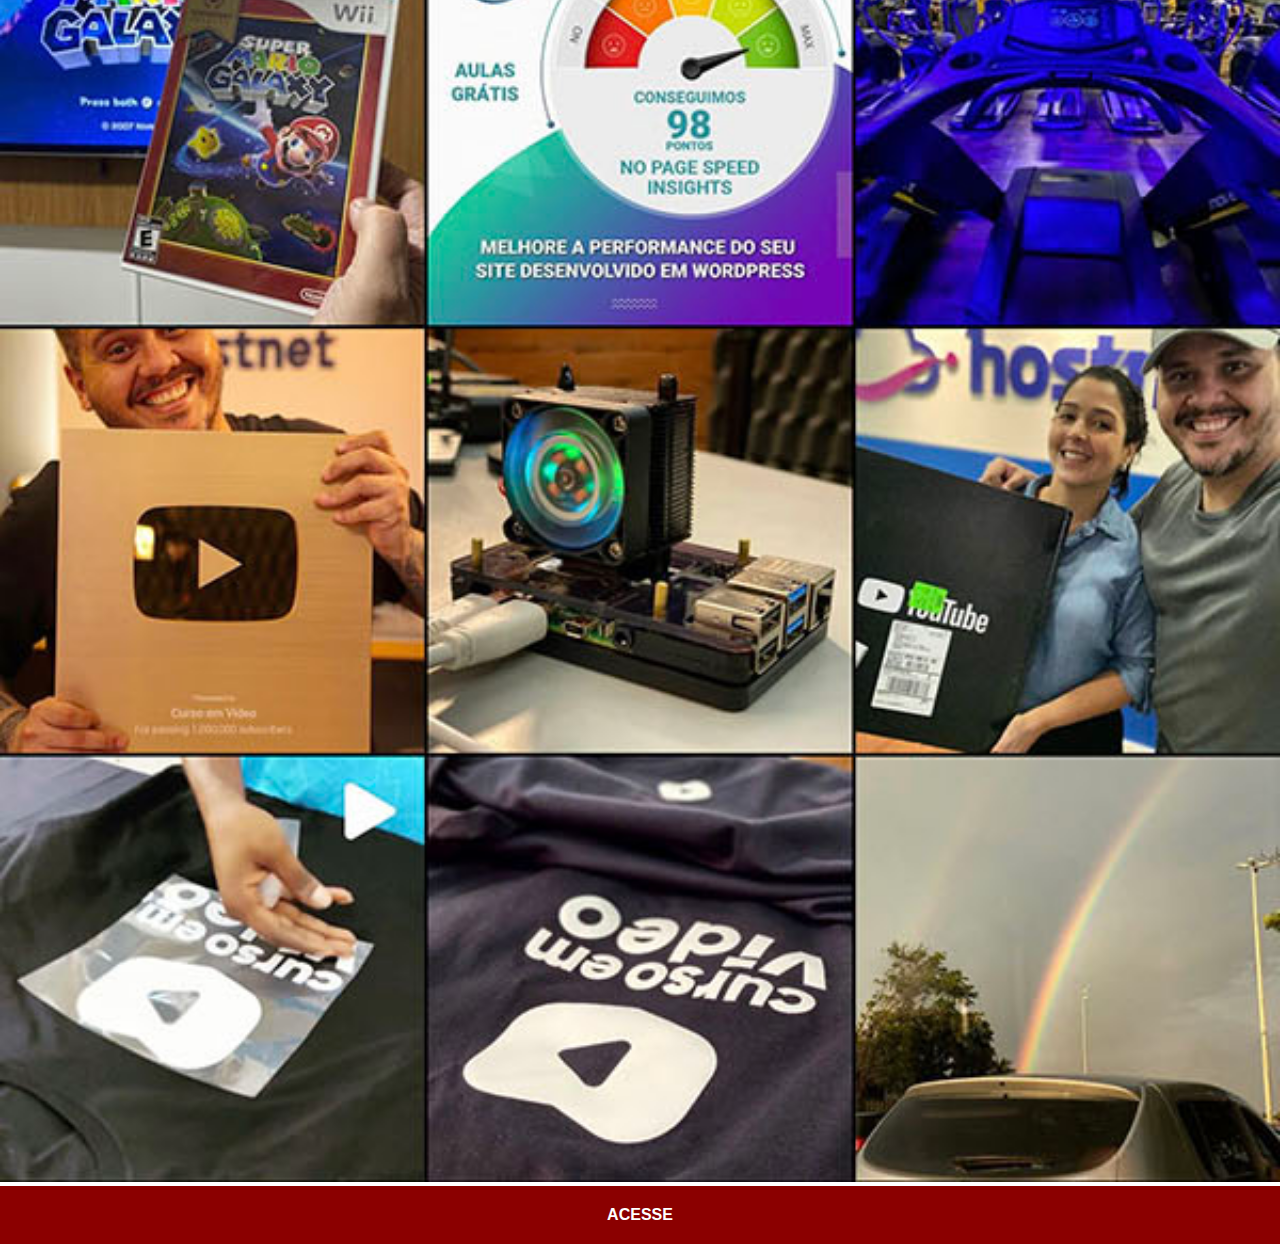
<file: instagram.html>
<!DOCTYPE html>
<html lang="pt-br">
<head>
    <meta charset="UTF-8">
    <meta http-equiv="X-UA-Compatible" content="IE=edge">
    <meta name="viewport" content="width=device-width, initial-scale=1.0">
    <link rel="stylesheet" href="estilos/social.css">
    <title>Instagram</title>
</head>
<body>
    <img src="imagens/tela-instagram.jpg" alt="Instagram">
    <a href="https://www.instagram.com/gustavoguanabara/" target="_blank">ACESSE</a>
</body>
</html>
</file>
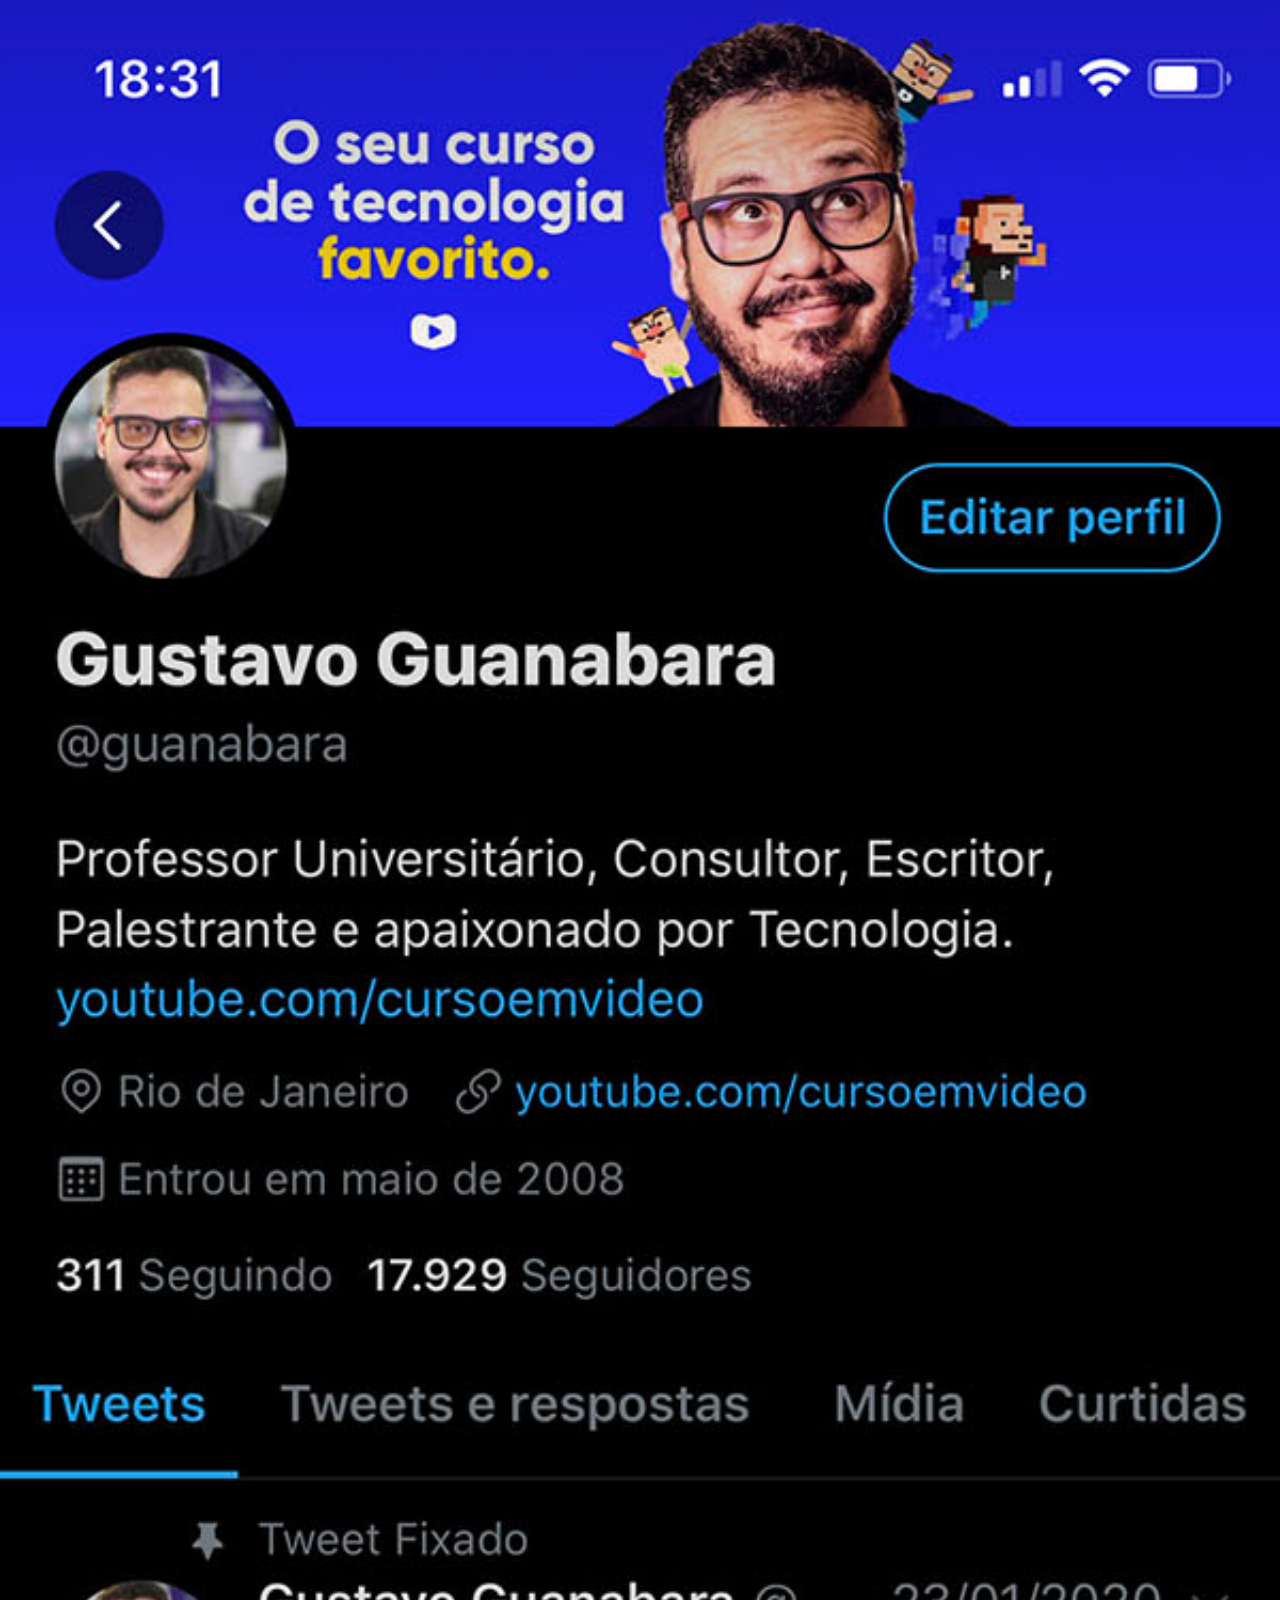
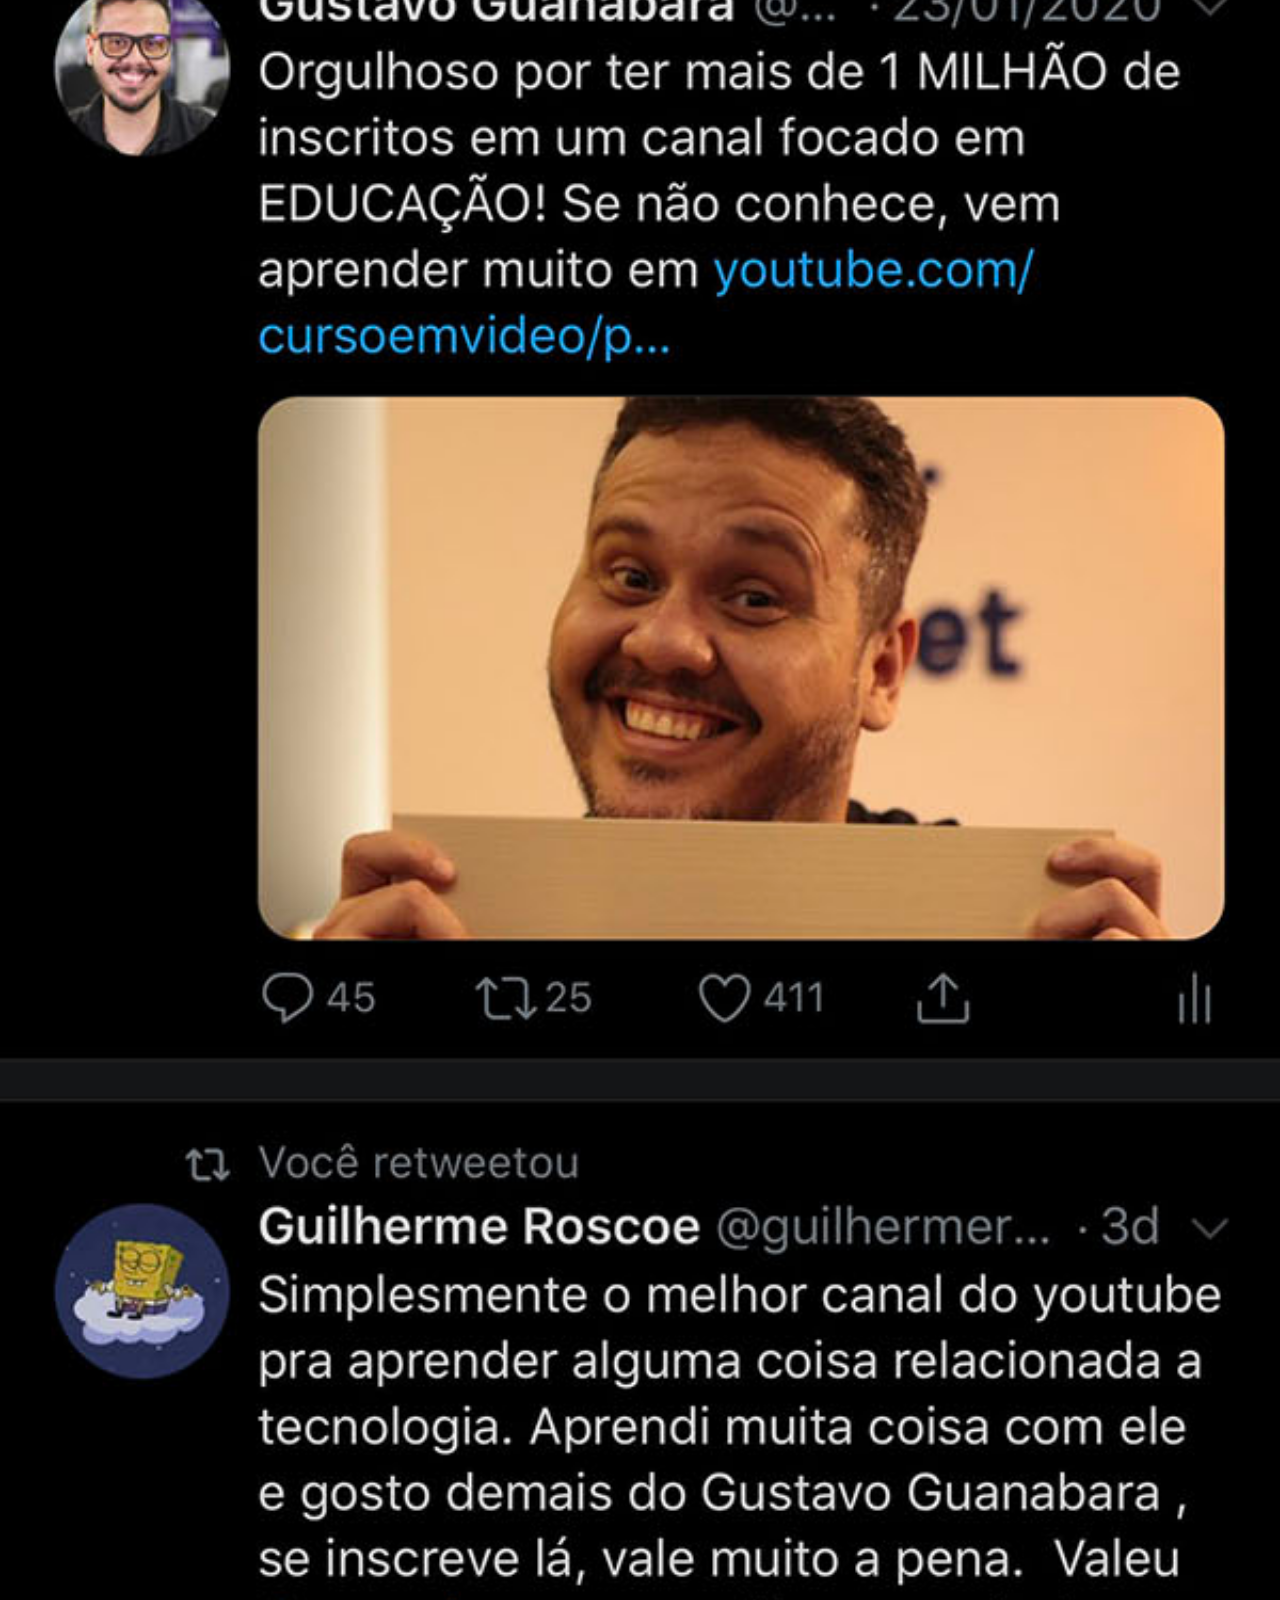
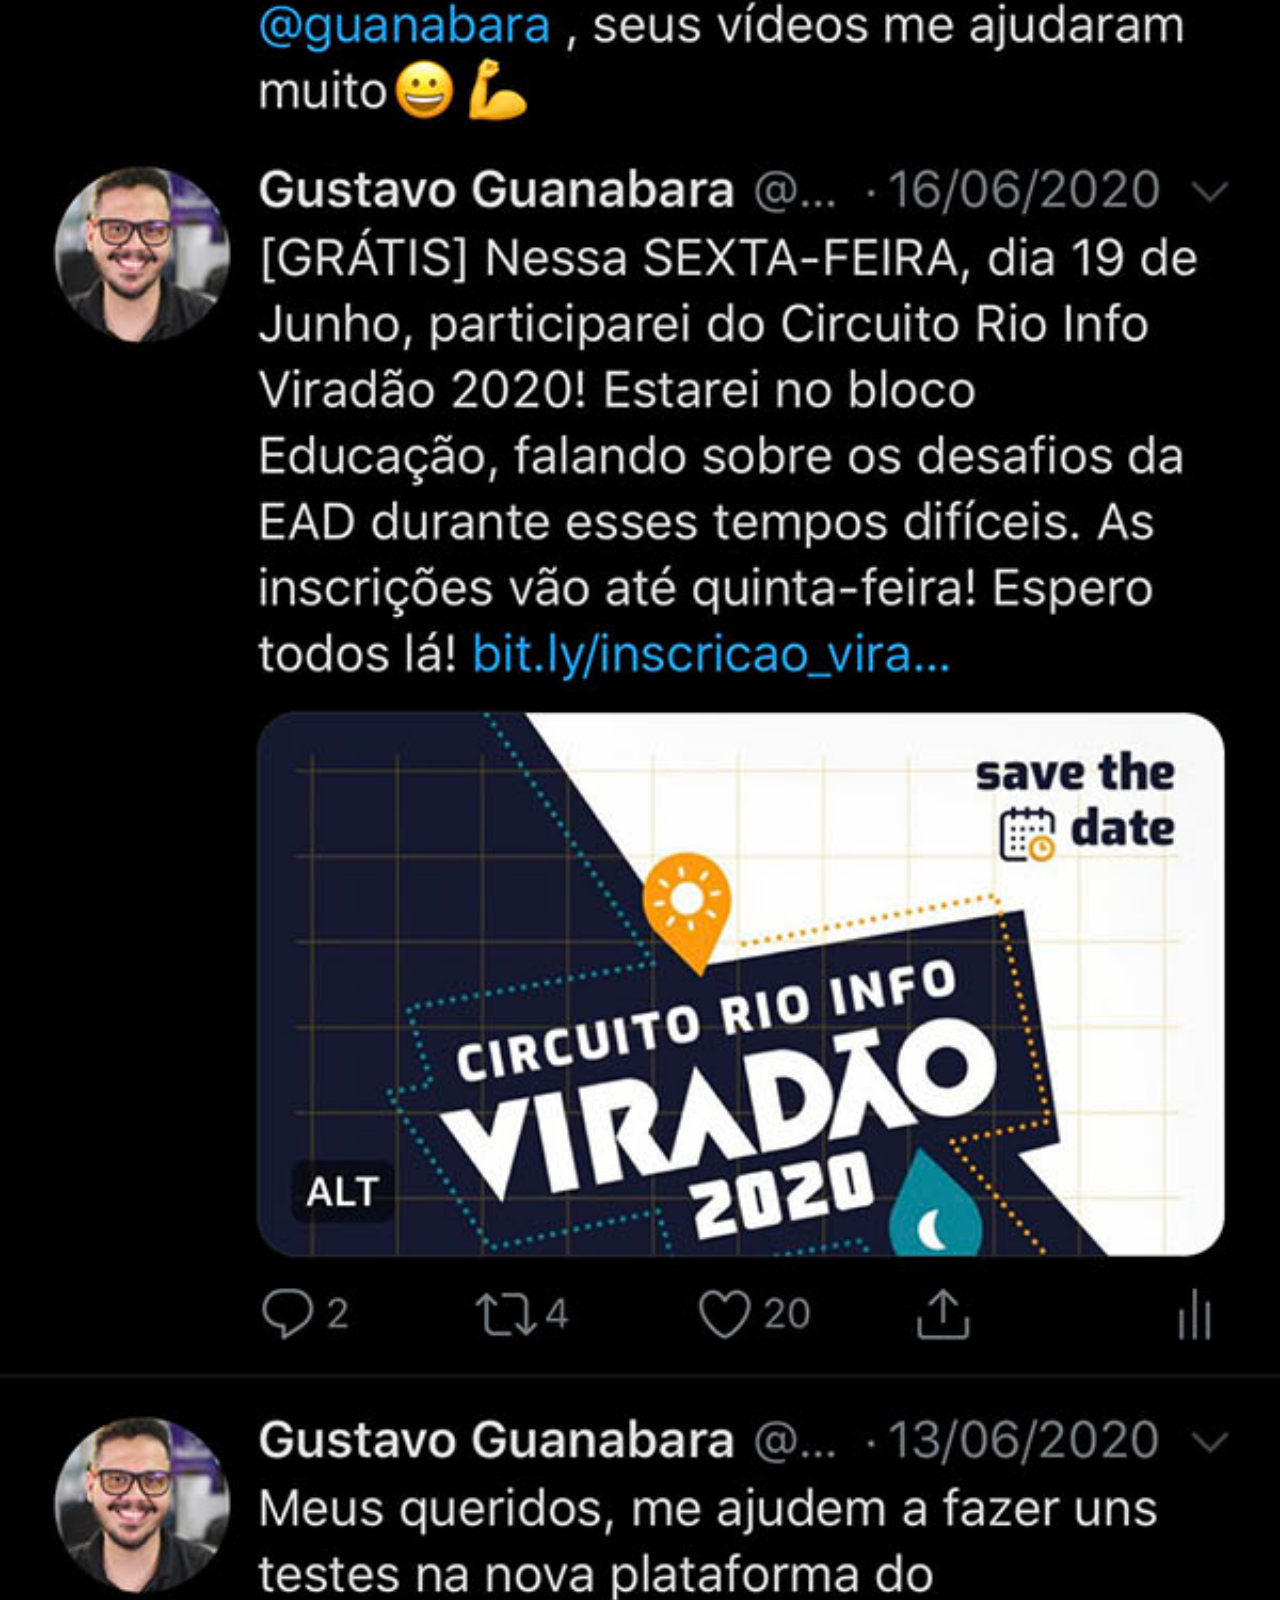
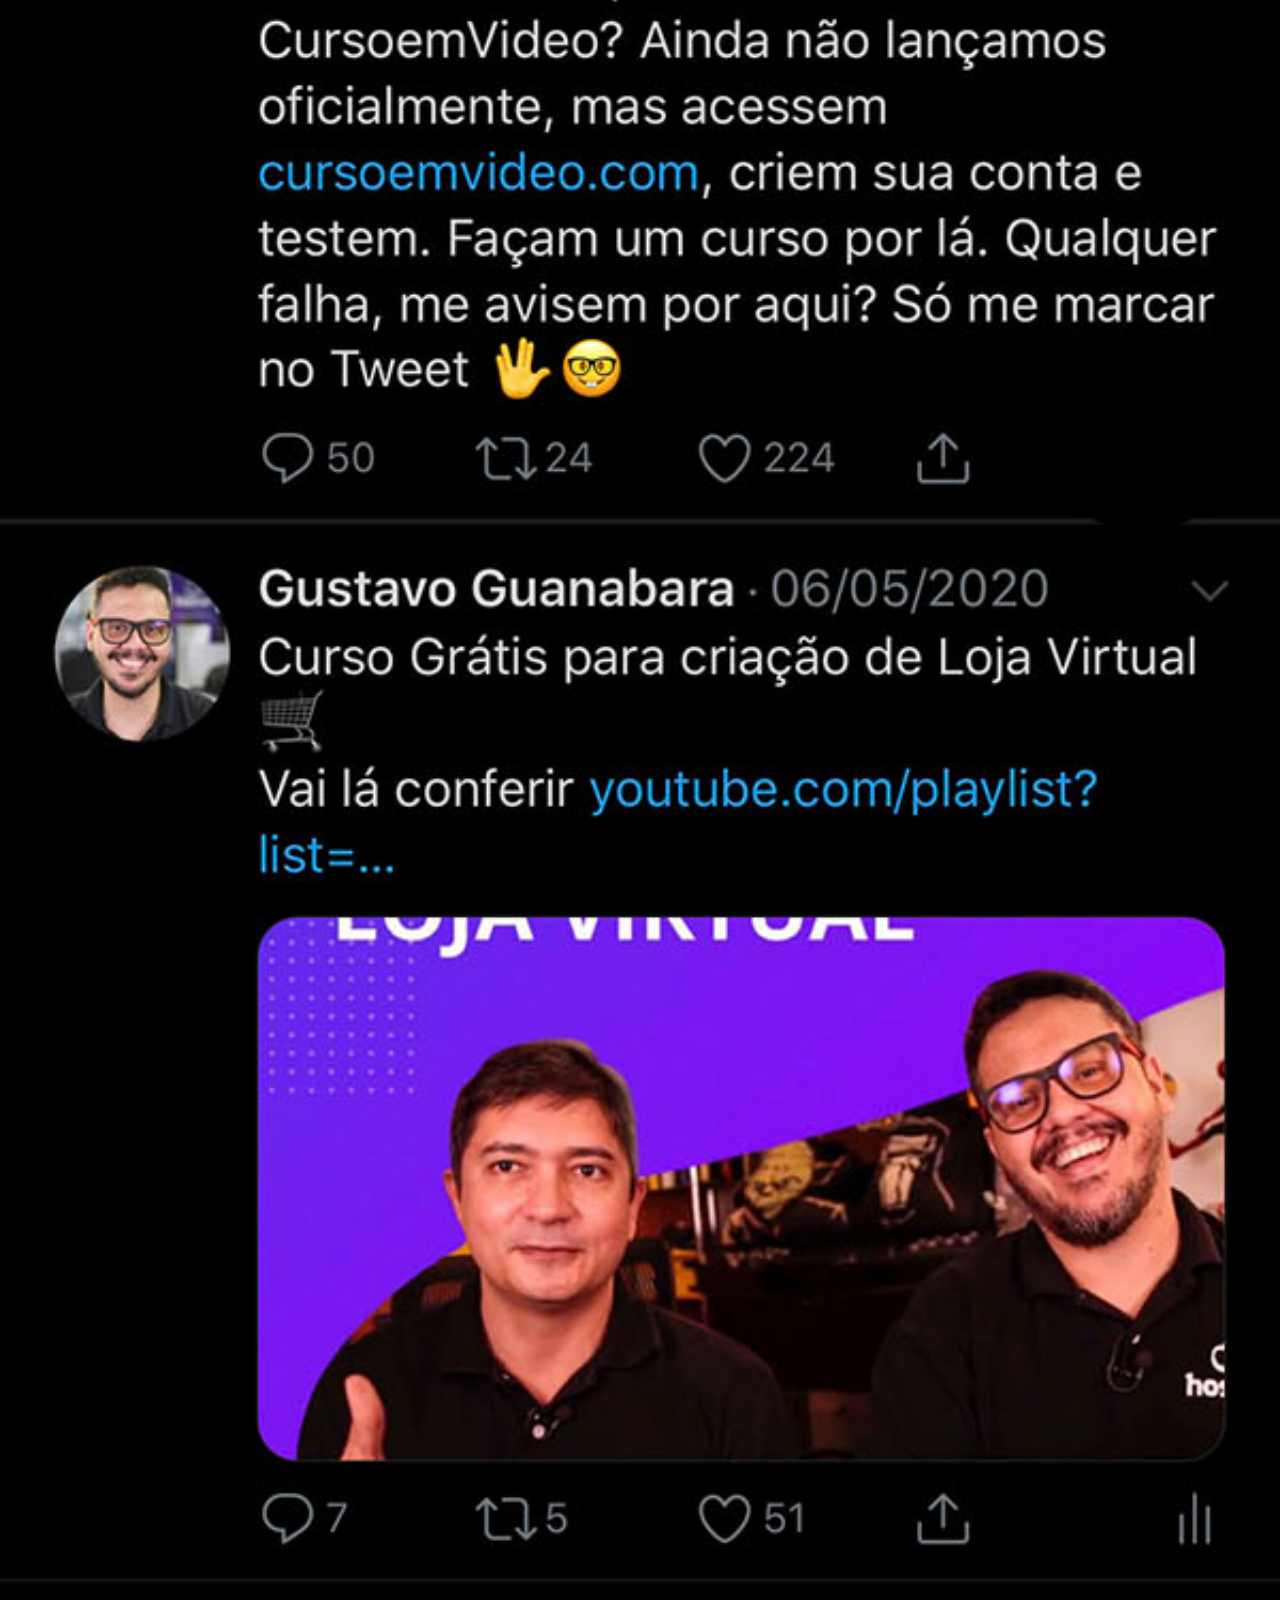
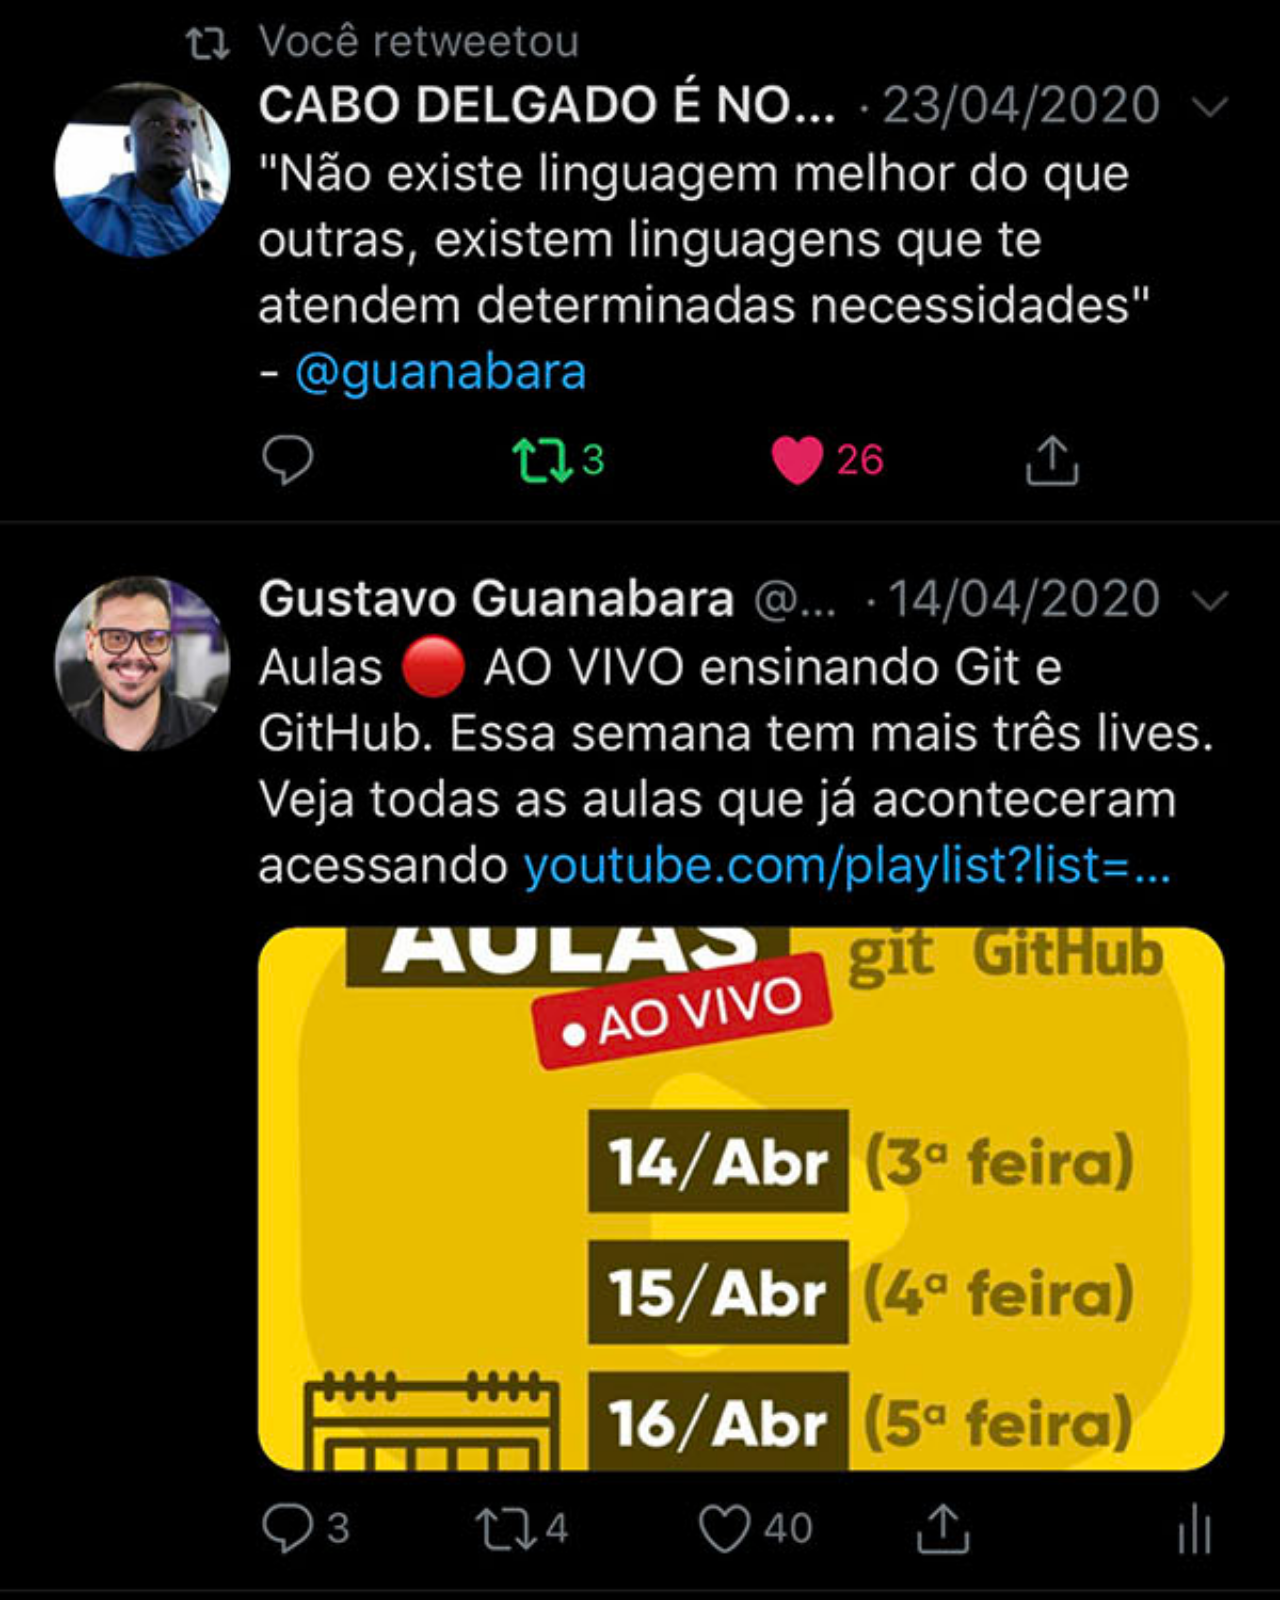
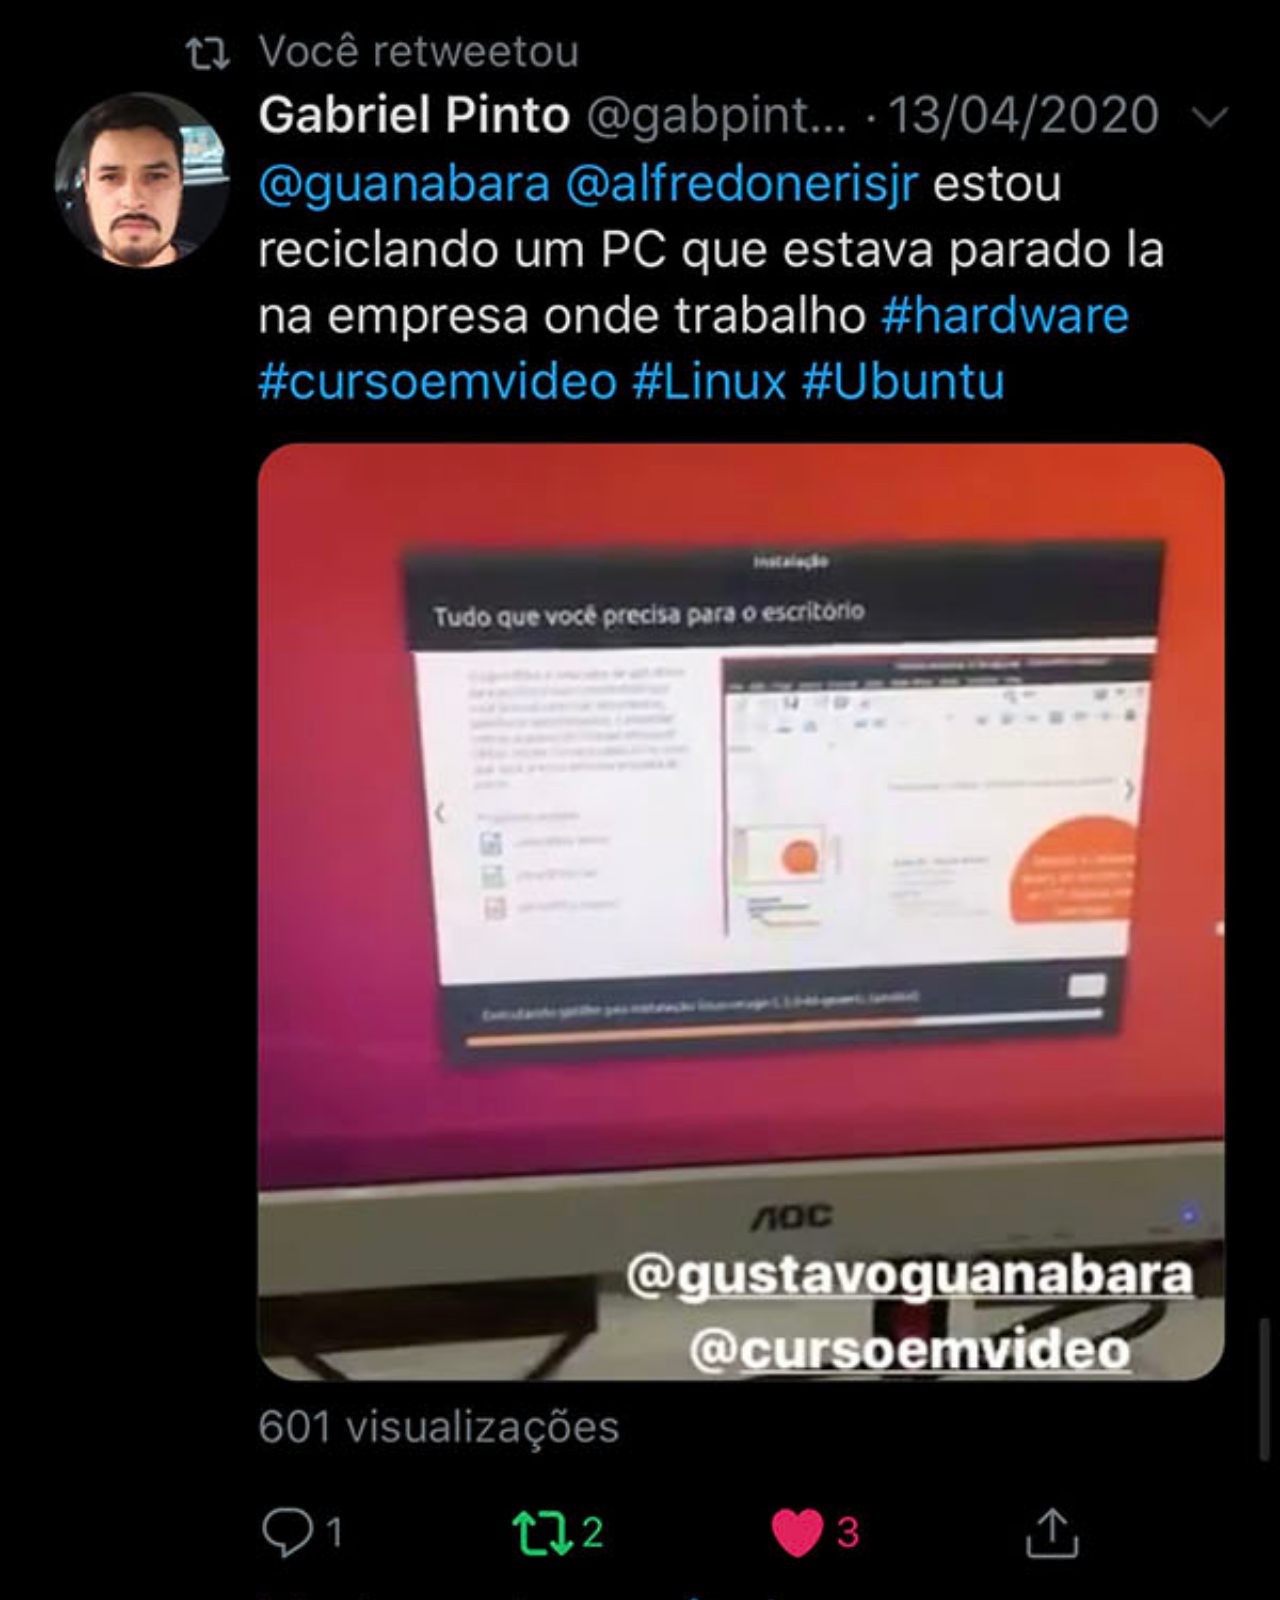
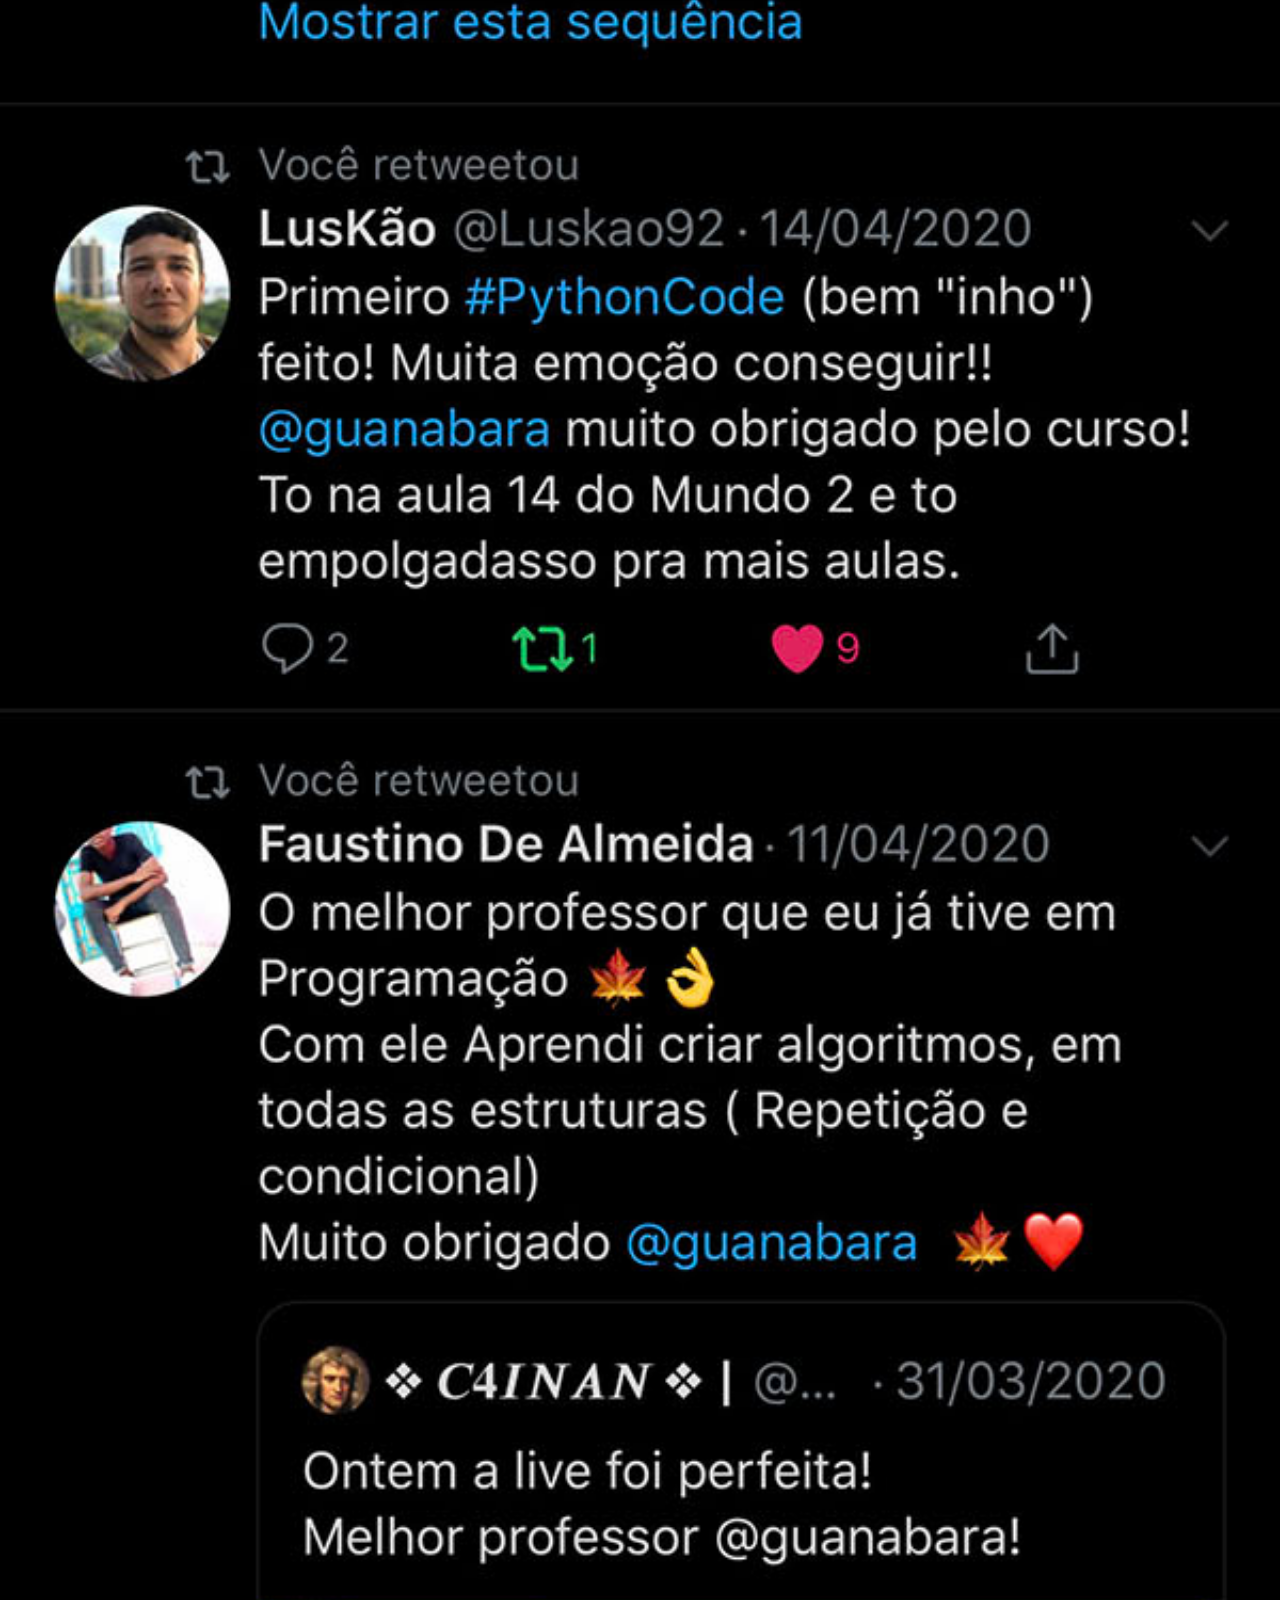
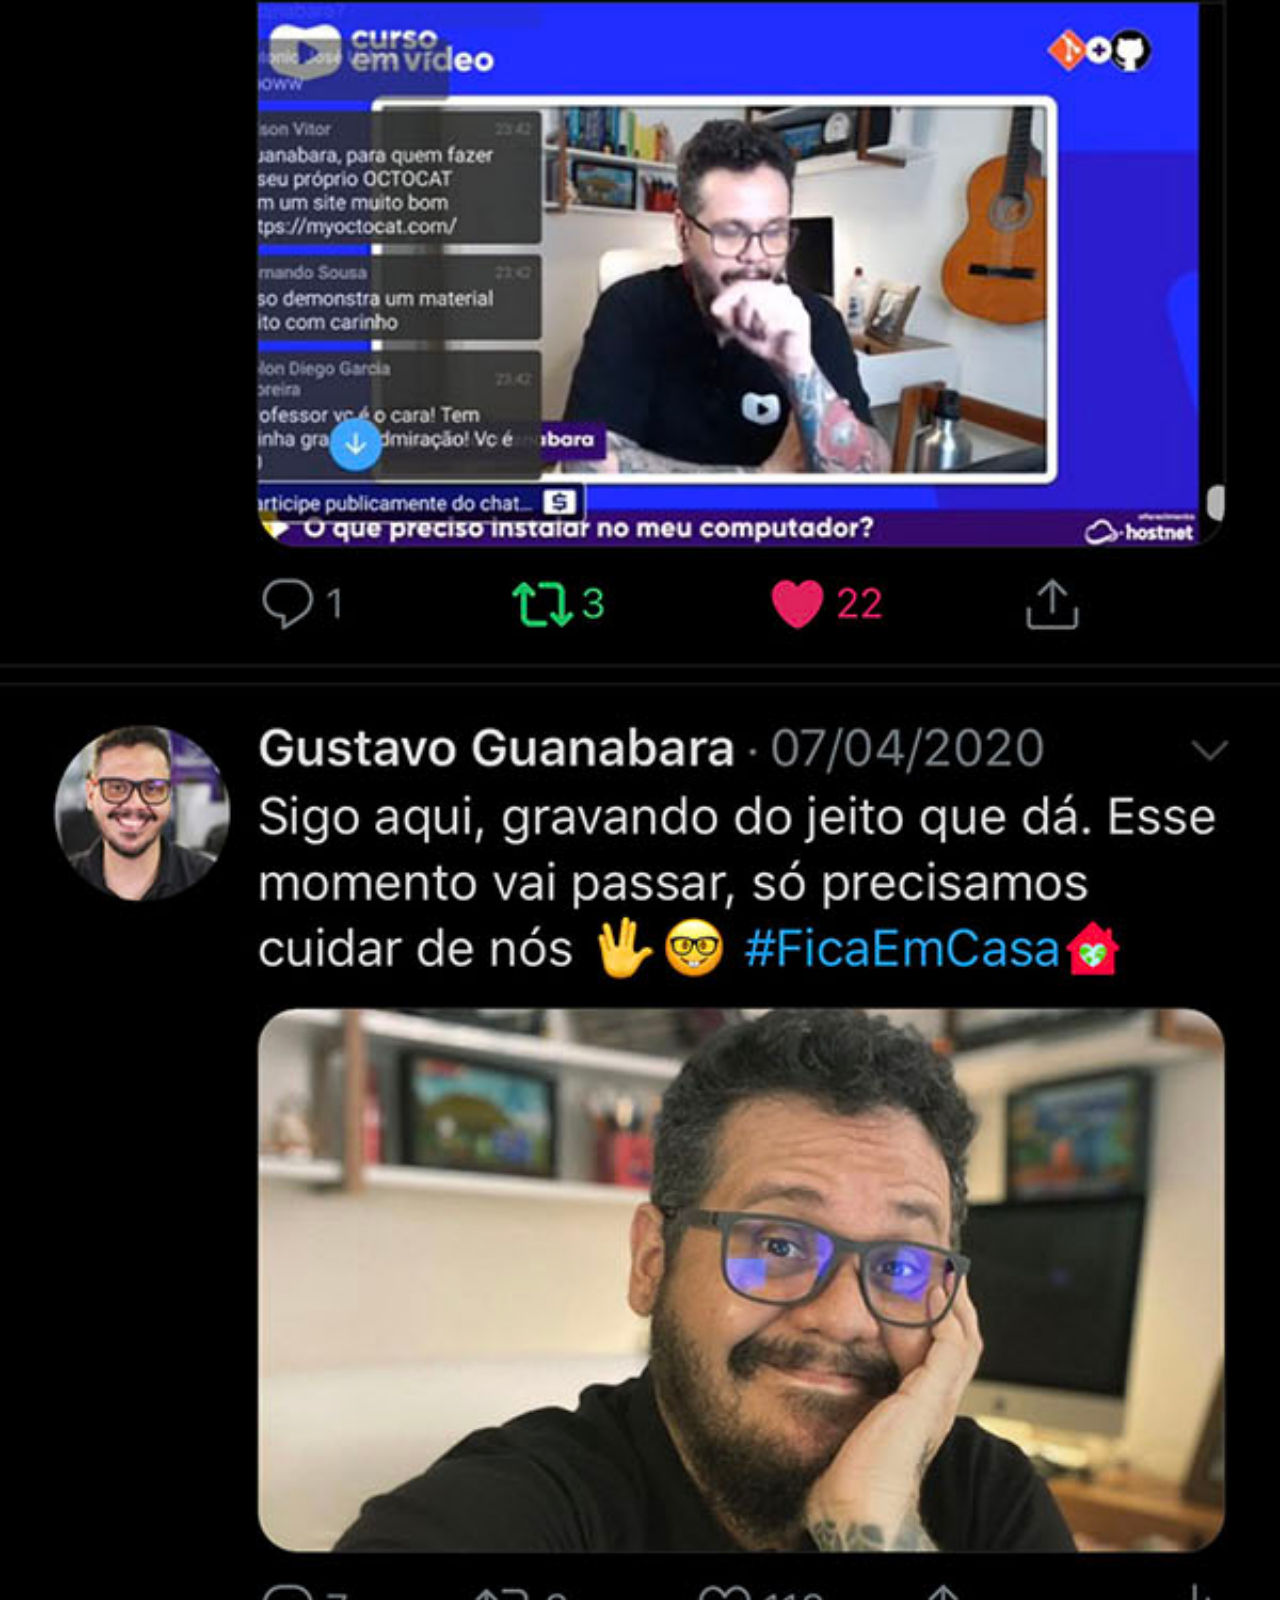
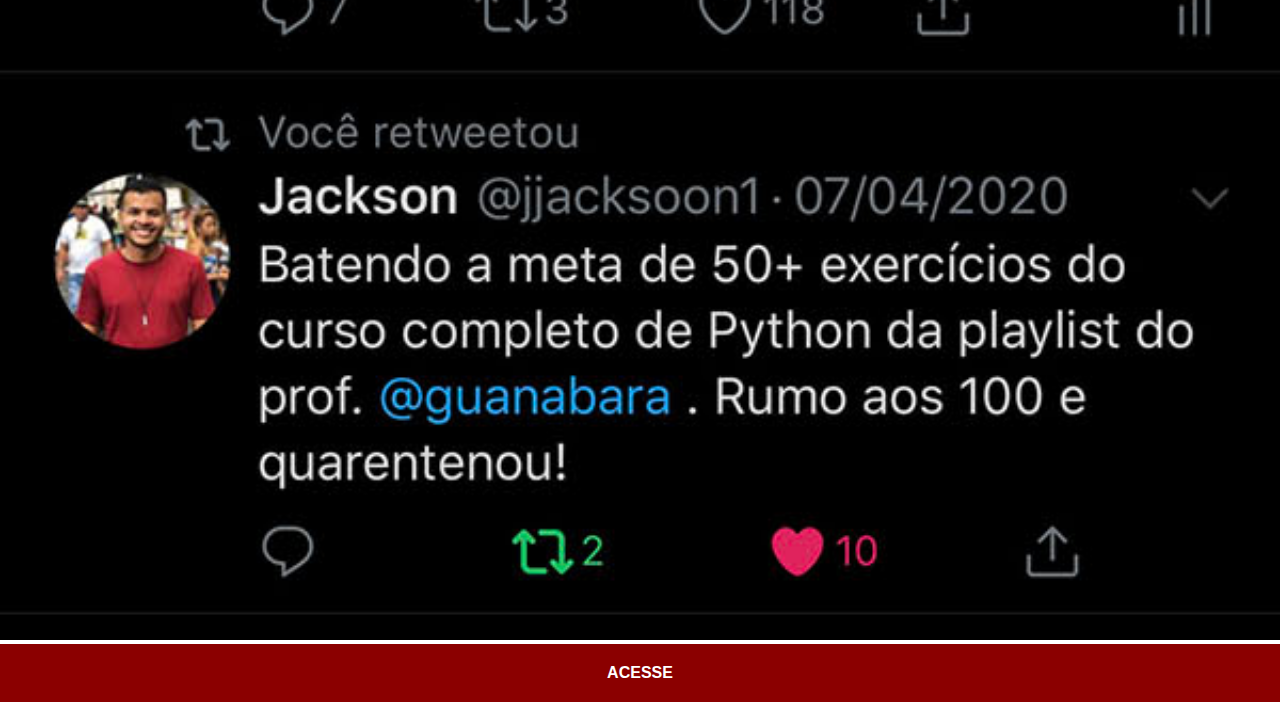
<file: twitter.html>
<!DOCTYPE html>
<html lang="pt-br">
<head>
    <meta charset="UTF-8">
    <meta http-equiv="X-UA-Compatible" content="IE=edge">
    <meta name="viewport" content="width=device-width, initial-scale=1.0">
    <link rel="stylesheet" href="estilos/social.css">
    <title>Twitter</title>
</head>
<body>
    <img src="imagens/tela-twitter.jpg" alt="Twitter">
    <a href="https://www.twitter.com/guanabara/" target="_blank">ACESSE</a>
</body>
</html>
</file>
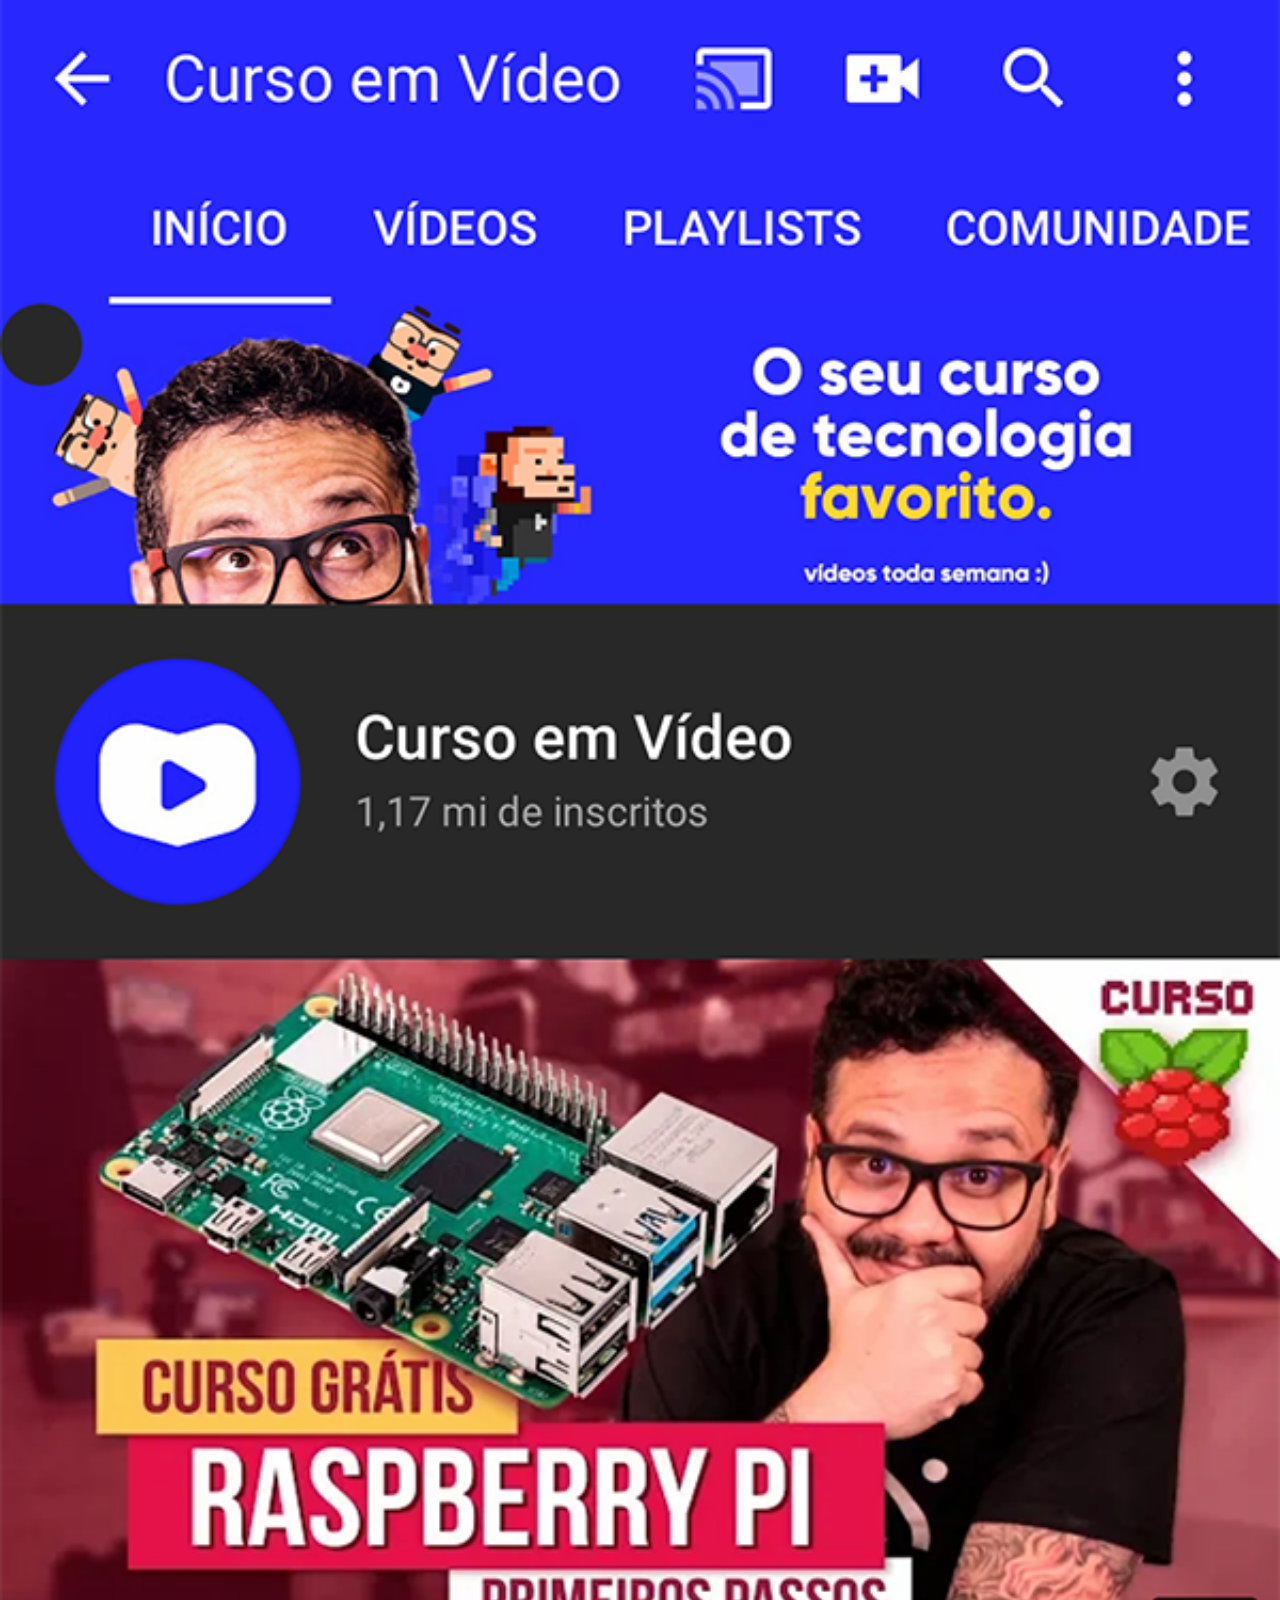
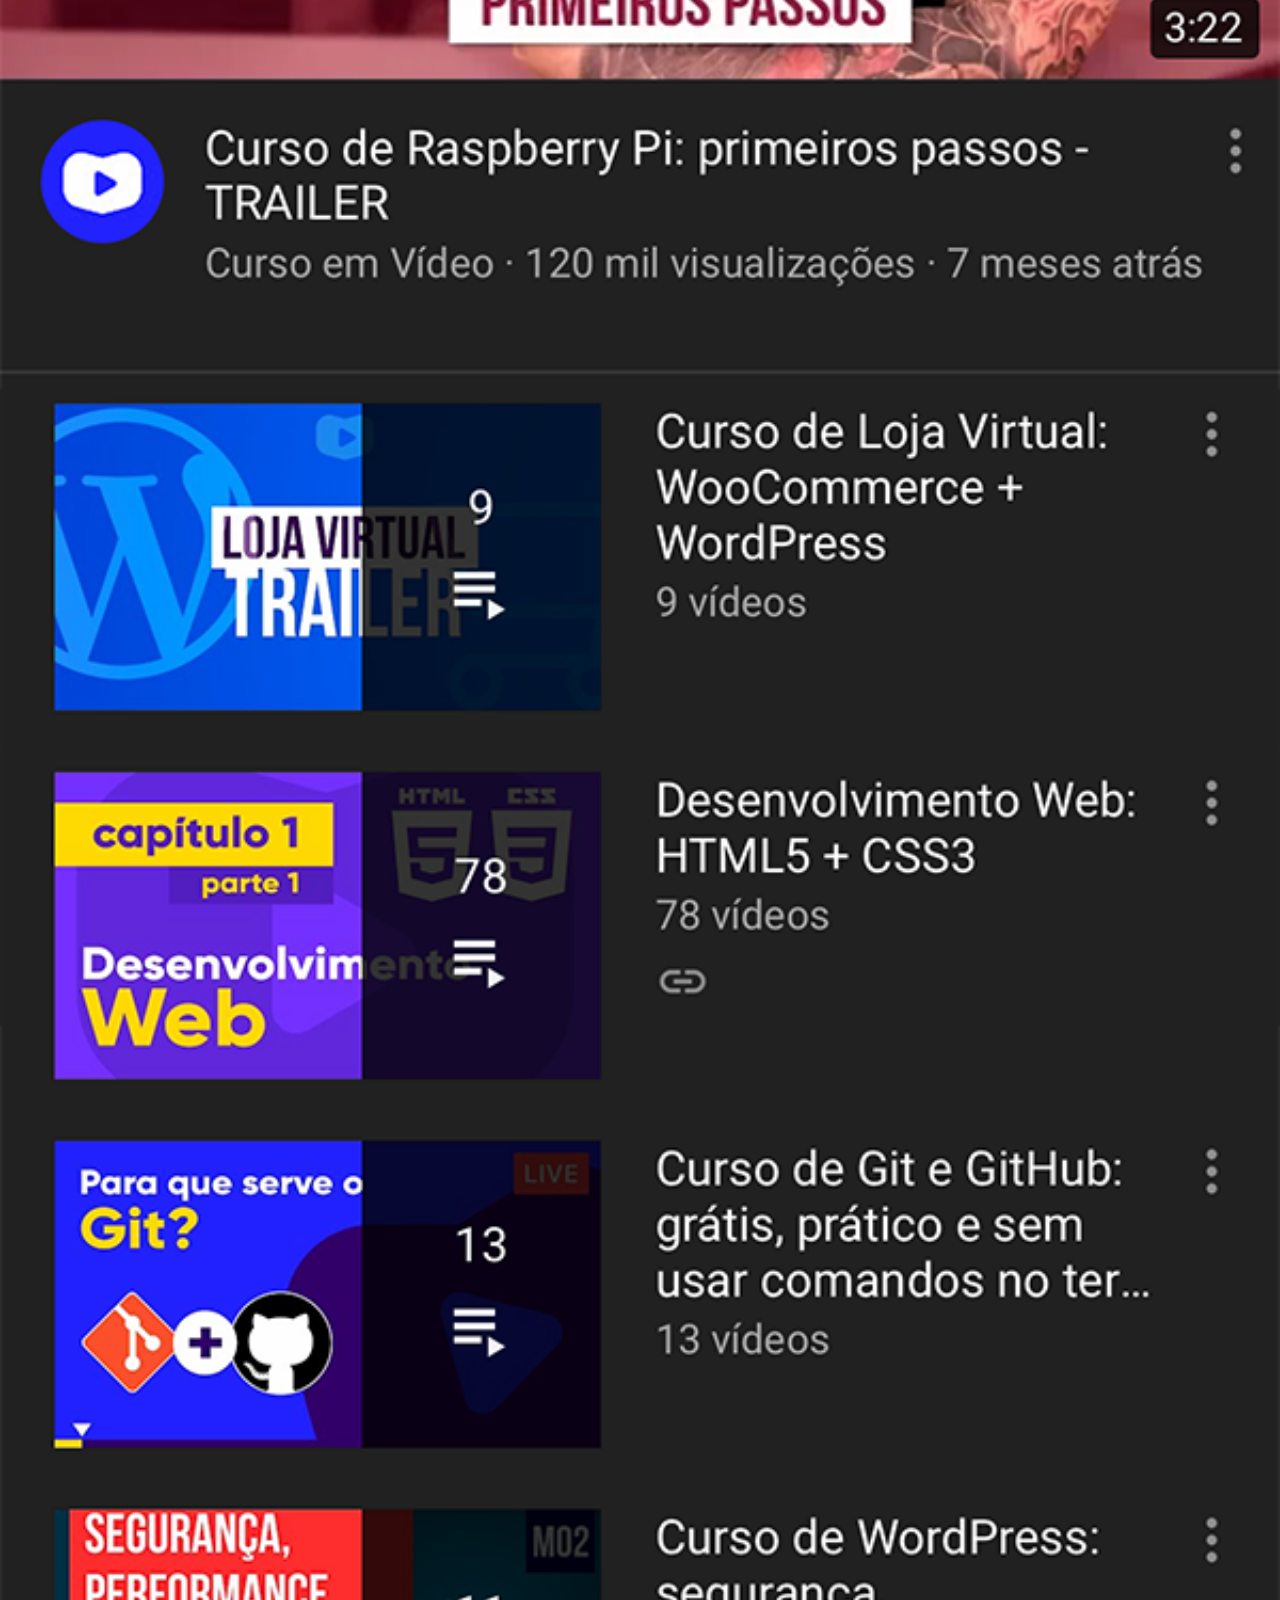
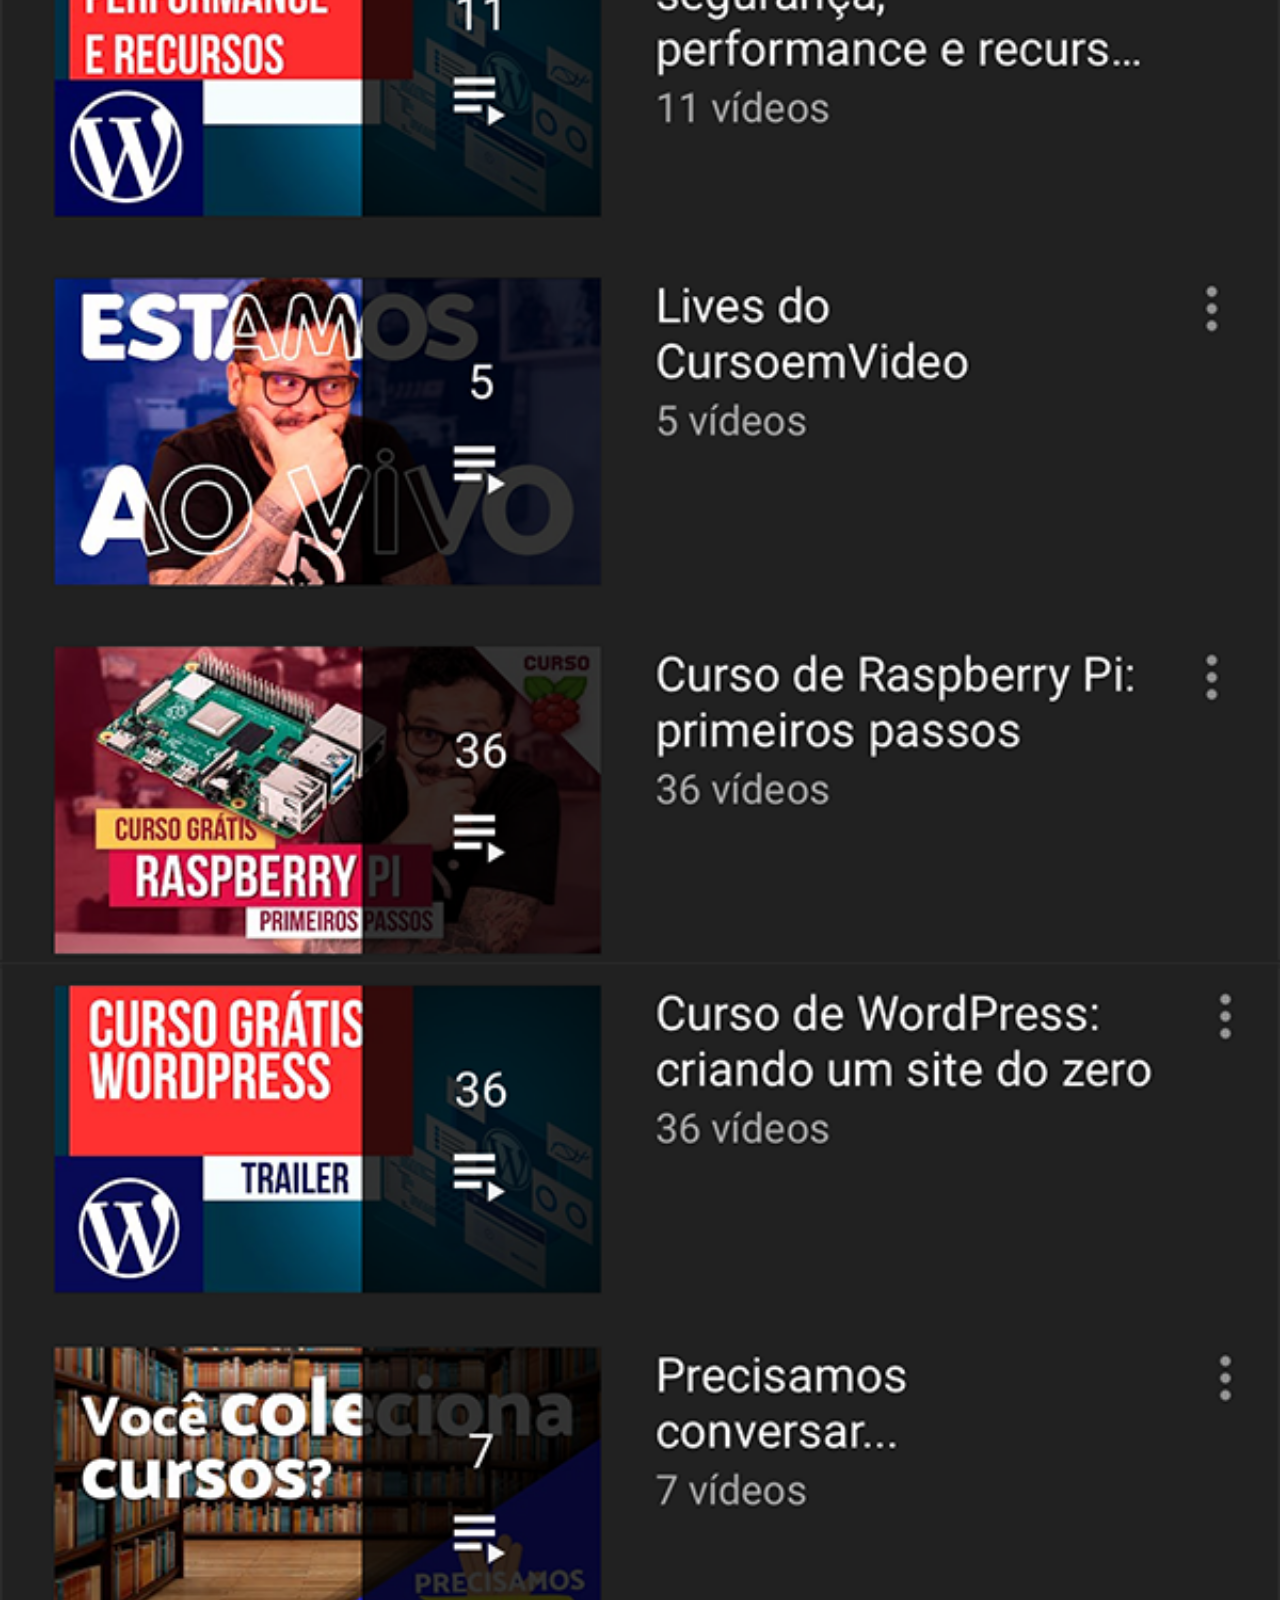
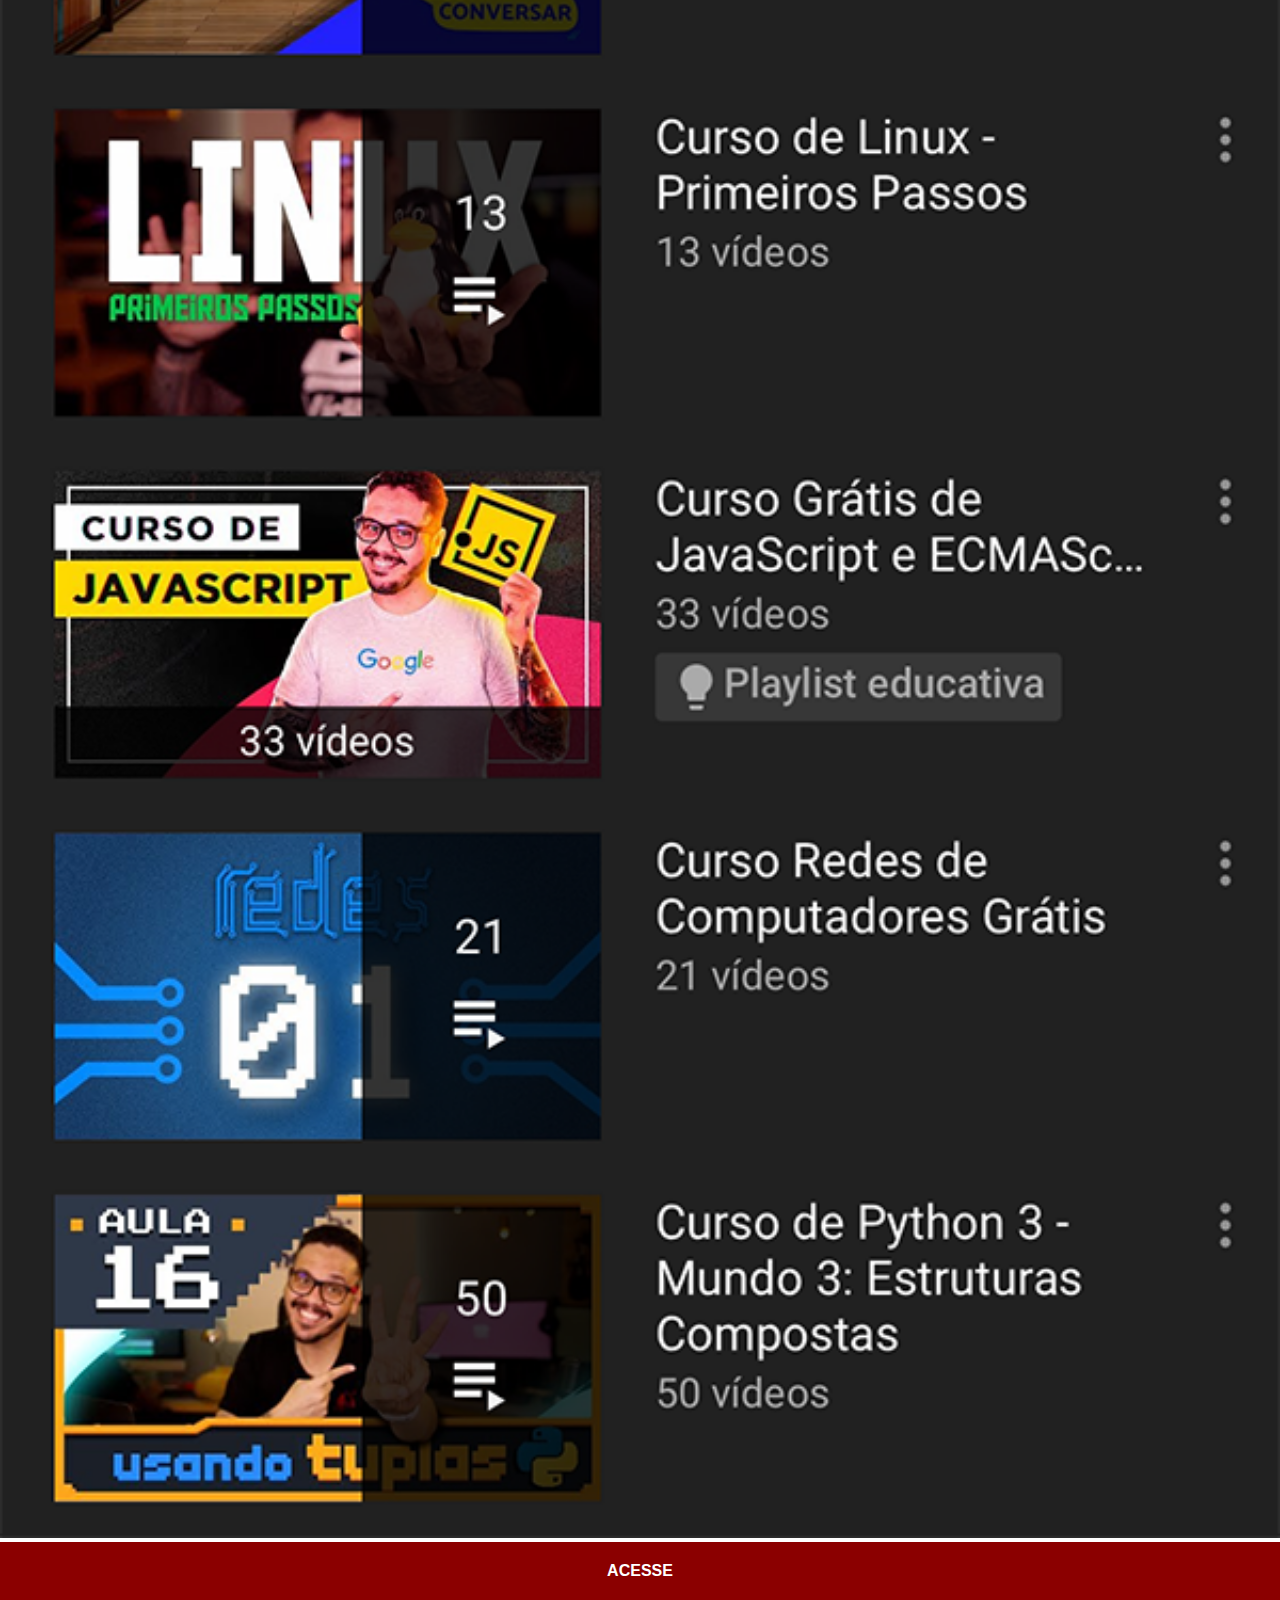
<file: youtube.html>
<!DOCTYPE html>
<html lang="pt-br">
<head>
    <meta charset="UTF-8">
    <meta http-equiv="X-UA-Compatible" content="IE=edge">
    <meta name="viewport" content="width=device-width, initial-scale=1.0">
    <title>YouTube</title><link rel="stylesheet" href="estilos/social.css">
</head>
<body>
    <img src="imagens/tela-youtube.png" alt="YouTube">
    <a href="https://www.youtube.com/cursoemvideo/playlists" target="_blank">ACESSE</a>
</body>
</html>
</file>
<file: estilos/style.css>
@charset "UTF-8";

* {
    margin: 0px;
    padding: 0px;
    font-family: Arial, Helvetica, sans-serif;
}

html, body {
    height: 100vh;
    width: 100vw;
    background-color: black;
}

body {
    background: url(../imagens/fundo-madeira.jpg) no-repeat top center;
    background-size: cover;
    background-attachment: fixed;
}

main {
    position: relative;
    height: 100vh;
}

section#telefone {
    position: absolute;
    top: 50%;
    left: 50%;
    transform: translate(-50%, -50%);

    height: 627px;
    width: 311px;
    background: url(../imagens/frame-iphone.png) no-repeat;
}

iframe#tela {
    position: relative;
    top: 80px;
    left: 22px;
    width: 267px;
    height: 472px;
}

section#redes-sociais {
    text-align: right;
}

section#redes-sociais img {
    width: 50px;
    margin: 10px;
    border-radius: 50%;
    box-shadow: 2px 2px 5px rgba(0, 0, 0, 0.400);
    box-sizing: border-box;
}

section#redes-sociais img:hover {
    border: 2px solid rgba(255, 255, 255, 0.637);
    transform: translate(-3px, -3px);
    box-shadow: 5px 5px 10px rgba(0, 0, 0, 0.623);
    transition: transform .3s, border 1s;
}
</file>
<file: estilos/social.css>
@charset "UTF-8";

* {
    margin: 0px;
    padding: 0px;
    font-family: Arial, Helvetica, sans-serif;
}

::-webkit-scrollbar {
    width: 0px;
    height: 0px;
}

img {
    width: 100vw;
}

a {
    display: block;
    background-color: darkred;
    color: white;
    padding: 20px;
    text-align: center;
    font-weight: bolder;
    text-decoration: none;
}

a:hover {
    background-color: red;
}
</file>
